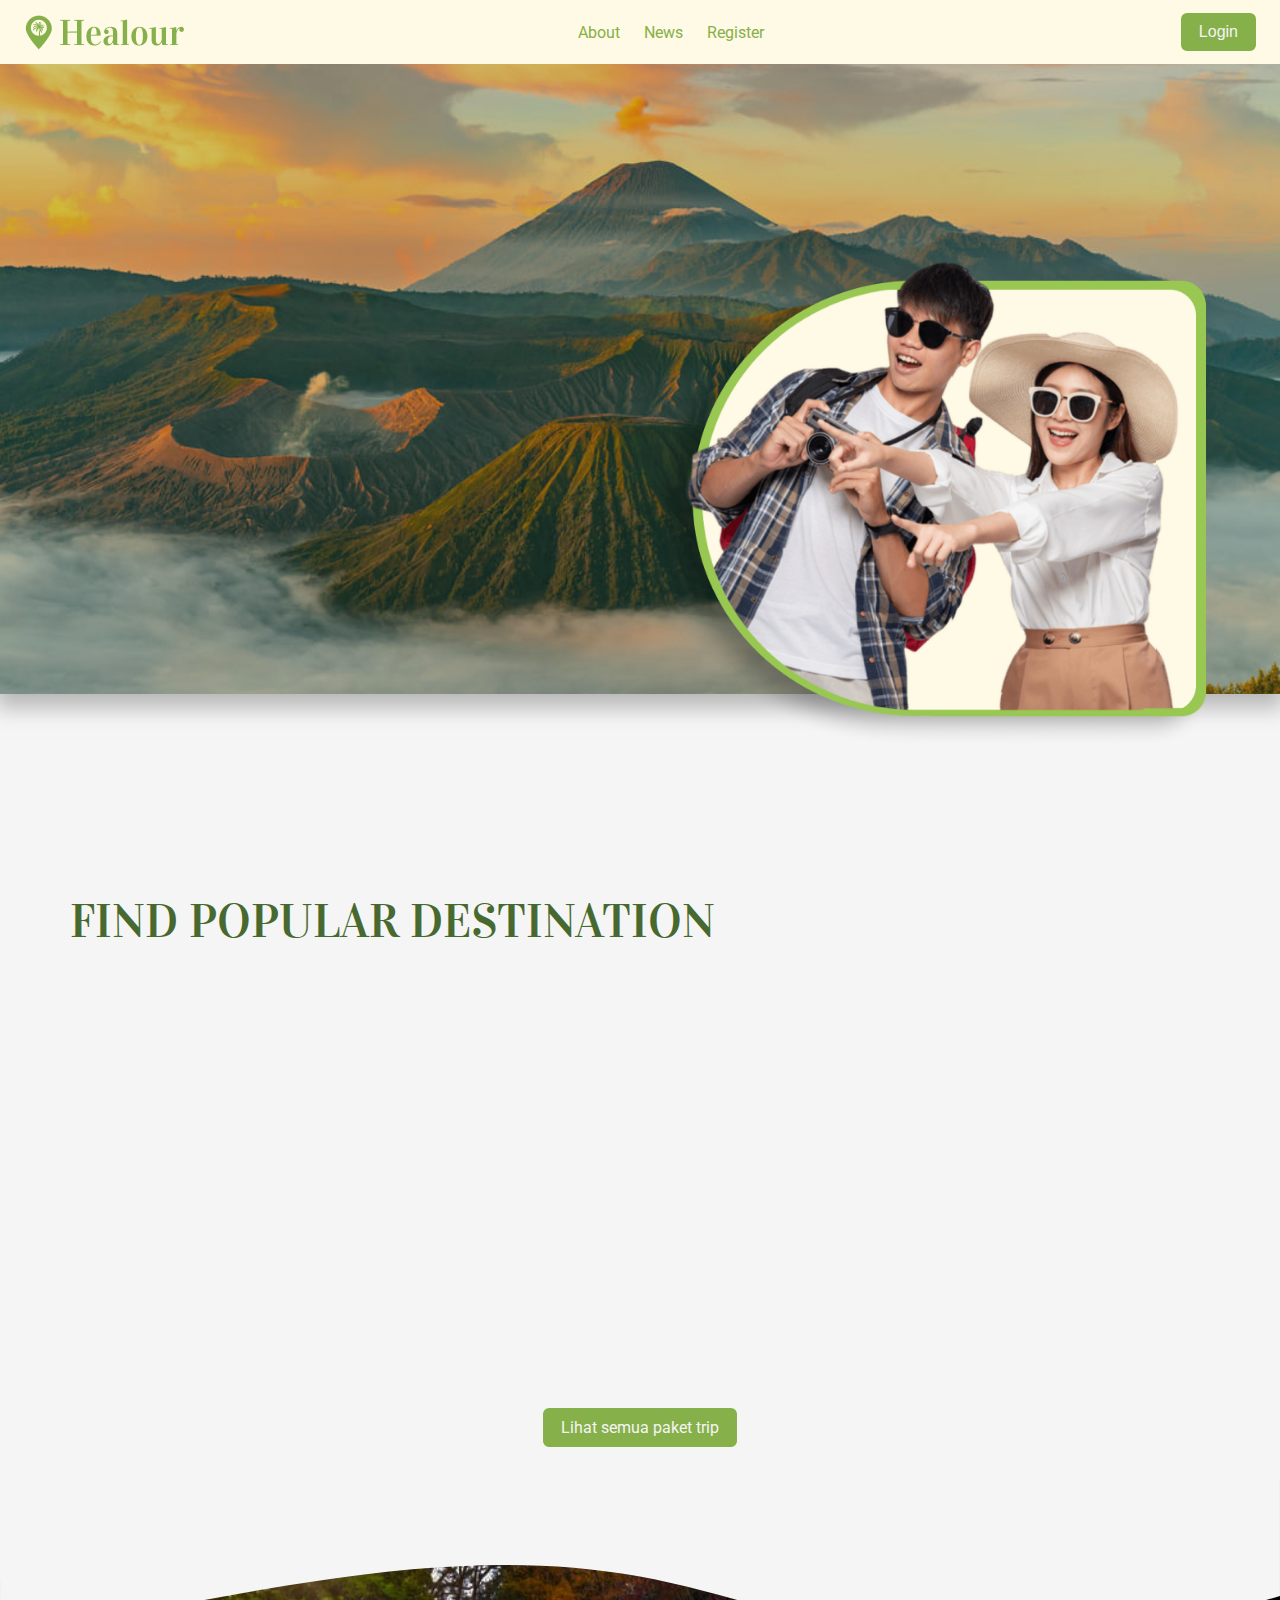
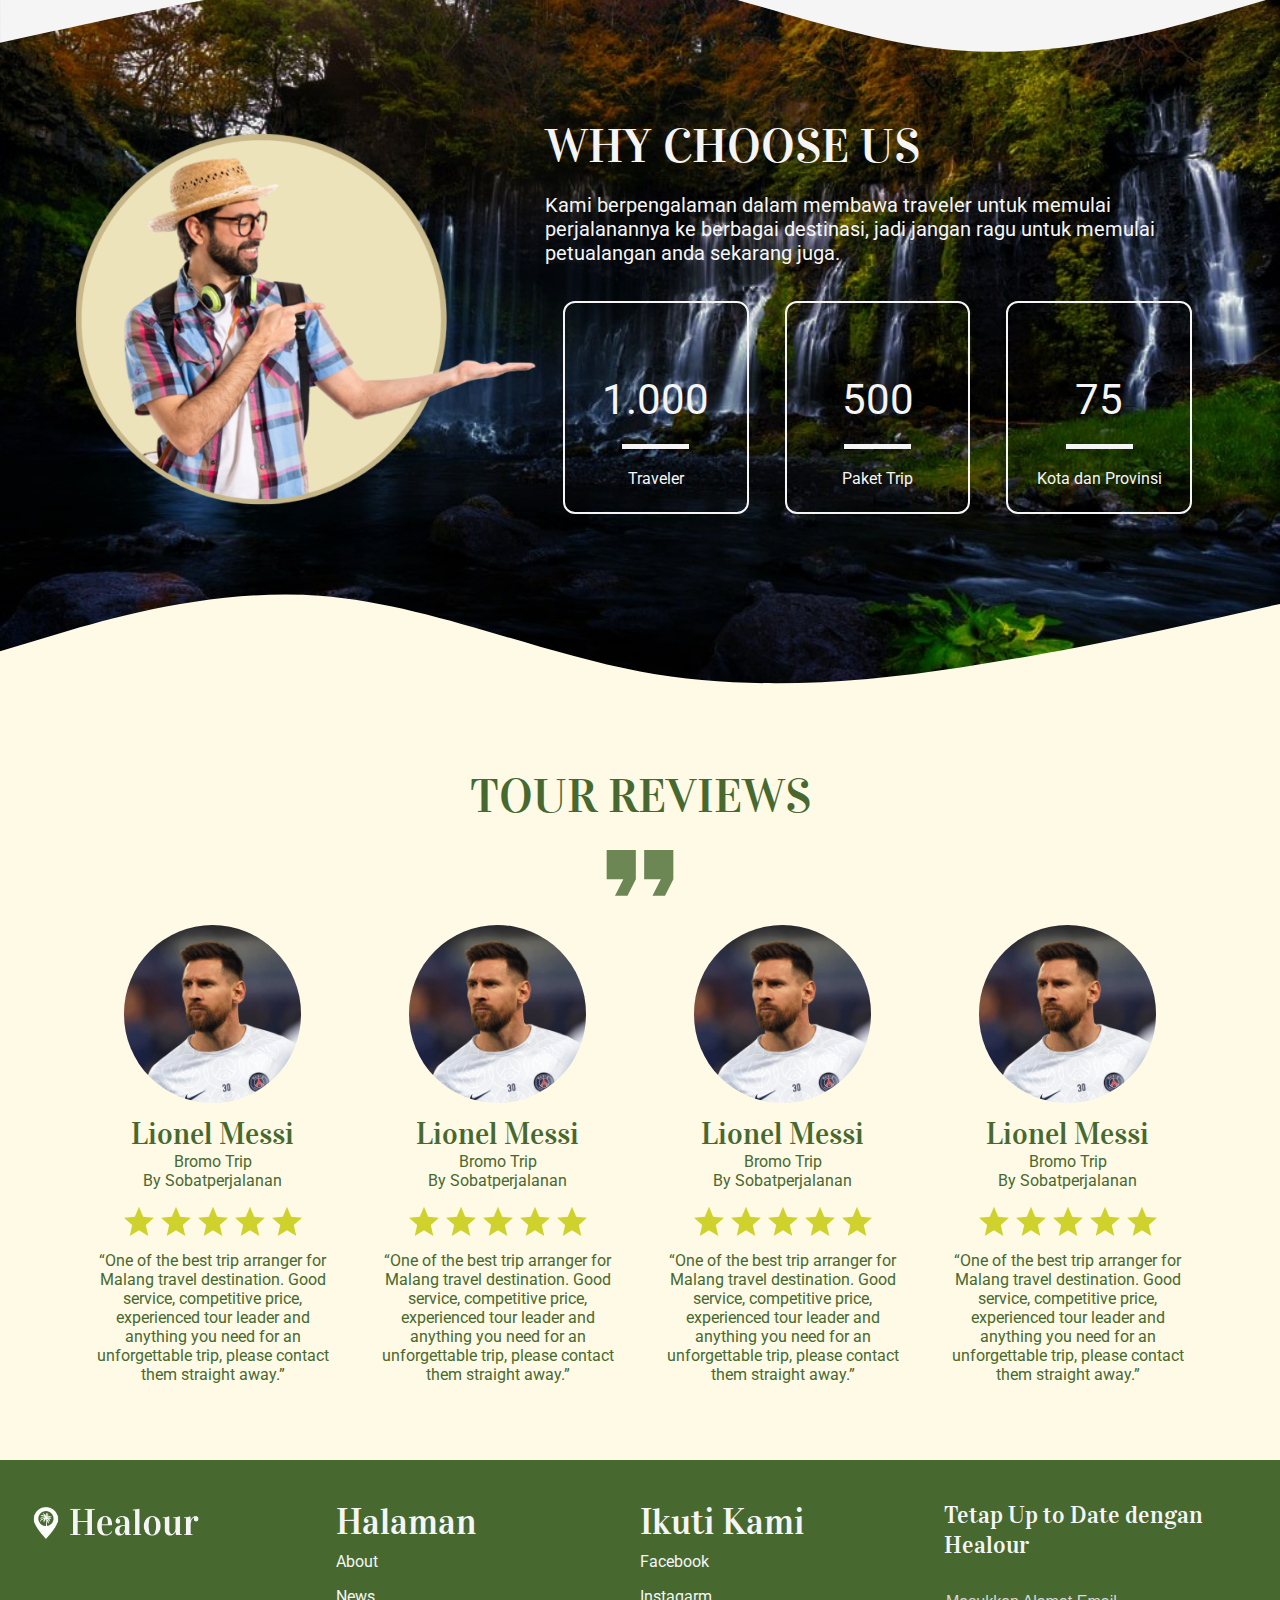
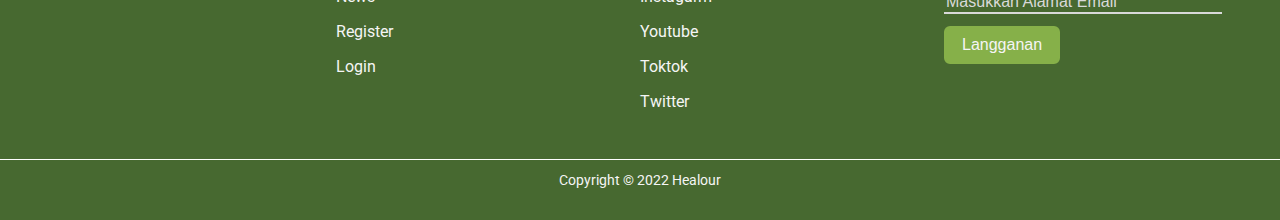
<file: index.html>
<!DOCTYPE html>
<html lang="en">
<head>
    <meta charset="UTF-8">
    <meta http-equiv="X-UA-Compatible" content="IE=edge">
    <meta name="viewport" content="width=device-width, initial-scale=1.0">
    <link rel="stylesheet" href="./style/index.css">
    <link rel="stylesheet" href="./style/utility.css">
    <link rel="stylesheet" href="./style/styles.css">
    <link rel="stylesheet" href="./landing.css">
    <link rel="stylesheet" href="https://cdnjs.cloudflare.com/ajax/libs/font-awesome/6.2.1/css/all.min.css" integrity="sha512-MV7K8+y+gLIBoVD59lQIYicR65iaqukzvf/nwasF0nqhPay5w/9lJmVM2hMDcnK1OnMGCdVK+iQrJ7lzPJQd1w==" crossorigin="anonymous" referrerpolicy="no-referrer" />
    <title>Healour</title>
</head>
<body id="landing-page">
    <nav class="flex-row justify-between align-center scroll">
        <img src="../../assets/logo.png" alt="logo">
        <section class="flex-row">
            <input type="text" placeholder="Search a tour">
            <div class="search-icon">
                <a href="./home/tour/index.html">
                    <i class="fa-solid fa-magnifying-glass"></i>
                </a>
            </div>
        </section>
        <ul class="flex-row">
            <li><a href="#about">About</a></li>
            <li><a href="./home/news/index.html">News</a></li>
            <li class="logout"><a href="./home/register.html" >Register</a></li>
            <li class="login"><a href="./home/profile/invoice.html" >Invoices</a></li>
        </ul>
        <div class="login">
            <label for="profile-p">
                <img src="./assets/profile-picture.jpg" alt="profile">
            </label>
            <input type="checkbox" id="profile-p">
            <ul>
                <li><a href="./home/profile/invoice.html">Profile</a></li>
                <li><a style="cursor: pointer;">Logout</a></li>
            </ul>
        </div>
        <a href="./home/login.html" class="logout">
            <button class="btn-primary">Login</button>
        </a>
    </nav>
    <!-- Main Begin-->
    <div class="bg-hero">
        <div></div>
        <img src="./assets/landing-bg.jpg" alt="">
    </div>
    <main class="container">
        <div class="hero flex-row align-center">
            <section class="col-6 hero-info">
                <h3>#KembaliBerwisata</h3>
                <h1><span>HEAL</span> YOUR SOUL<br>WITH AMAZING <span>TOUR</span></h1>
                <p style="margin-bottom: 32px;">Rencanakan trip anda, baca ulasan, serta dapatkan saran wisata dan mulai #KembaliBerwisata dengan kami. Cari diskon tur, pesan tur atau objek wisata yang sempurna.</p>
                <section class="flex-column">
                    <span style="margin-bottom: 12px;">Search for a trip</span>
                    <form class="search-section flex-row">
                        <section class="col-4">
                            <label for="search-tour">Search Tour</label>
                            <input type="text" id="search-tour" placeholder="Search a tour">
                        </section>
                        <section class="col-3">
                            <label>Destination</label>
                            <div class="flex-row">
                                <div class="drop-down">
                                    <b>
                                        <label for="destination" class="flex-row justify-between align-center">
                                            <span class="flex-row align-center">
                                                <i class="fa-solid fa-location-dot" style="margin-right: 4px;"></i>
                                                <span>Destination</span>
                                            </span>
                                            <i class="fa-solid fa-angle-down"></i>
                                        </label>
                                    </b>
                                    <input type="checkbox" id="destination">
                                    <ul>
                                        <li>Bali</li>
                                        <li>Jawa Timur</li>
                                    </ul>
                                </div>
                            </div>
                        </section>
                        <section class="col-3">
                            <label>Activity</label>
                            <div class="flex-row">                                
                                <div class="drop-down">
                                    <b>
                                        <label for="Activity" class="flex-row justify-between align-center">
                                            <span class="flex-row align-center">
                                                <i class="fa-solid fa-person-hiking" style="margin-right: 4px;"></i>
                                                <span>Activity</span>
                                            </span>
                                            <i class="fa-solid fa-angle-down"></i>
                                        </label>
                                    </b>
                                    <input type="checkbox" id="Activity">
                                    <ul>
                                        <li>Gunung</li>
                                        <li>Pantai</li>
                                    </ul>
                                </div>
                            </div>
                        </section>
                        <a type="submit" href="./home/tour/index.html" class="col-2 flex-row align-center justify-center">Explore Now</a>
                    </form>
                </section>
            </section>
            <img class="col-5" src="./assets/landing1.png" alt="landing">
        </div>
        <div class="popular">
            <h1>FIND POPULAR DESTINATION</h1>
            <section class="flex-row justify-between">
                <div class="card-popular col-4">
                    <section>
                        <span class="card-tag"><i class="fa-solid fa-star"></i> 4.5/5</span>
                        <img src="./assets/bromo 1.jpg" alt="bromo">
                    </section>
                    <section>
                        <h5>Sunrise at Gunung Bromo 1 Day Tour</h5>
                        <p>By Sobatperjalanan</p>
                        <section class="flex-row justify-between">
                            <h4>Rp 400.000</h4>
                            <a href="./home/tour/detail.html" class="btn-primary">Book</a>
                        </section>
                    </section>
                </div>
                <div class="card-popular col-4" style="animation-delay: 150ms;">
                    <section>
                        <span class="card-tag"><i class="fa-solid fa-star"></i> 4.5/5</span>
                        <img src="./assets/news1.jpg" alt="bromo">
                    </section>
                    <section>
                        <h5>Open Trip Pulau Menjangan dan Tabuhan</h5>
                        <p>By Smiletrp</p>
                        <section class="flex-row justify-between">
                            <h4>Rp 350.000</h4>
                            <a href="./home/tour/detail.html" class="btn-primary">Book</a>
                        </section>
                    </section>
                </div>
                <div class="card-popular col-4" style="animation-delay: 300ms;">
                    <section>
                        <span class="card-tag"><i class="fa-solid fa-star"></i> 4.5/5</span>
                        <img src="./assets/airterjun.jpg" alt="bromo">
                    </section>
                    <section>
                        <h5>Air Terjun Tumpaksewu Lumajang</h5>
                        <p>By MyAdventure</p>
                        <section class="flex-row justify-between">
                            <h4>Rp 450.000</h4>
                            <a href="./home/tour/detail.html" class="btn-primary">Book</a>
                        </section>
                    </section>
                </div>
            </section>
            <section style="width: 100%;margin: 32px 0px;" class="flex-row justify-center">
                <a href="./home/tour/index.html" class="btn-primary">Lihat semua paket trip</a>
            </section>
        </div>
    </main>
    <div id="about">
        <img class="shape" src="./assets/shape1.svg" alt="shape1">
        <section class="flex-row container">
            <img src="./assets/landing2.png" alt="landing2" class="col-5">
            <div class="col-7">
                <h1>WHY CHOOSE US</h1>
                <p>Kami berpengalaman dalam membawa traveler untuk memulai perjalanannya ke berbagai destinasi, jadi jangan ragu untuk memulai petualangan anda sekarang juga.</p>
                <section class="flex-row">
                    <div class="card-why col-4 flex-column align-center">
                        <i class="fa-solid fa-user-group"></i>
                        <span>1.000</span>
                        <hr>
                        <span>Traveler</span>
                    </div>
                    <div class="card-why col-4 flex-column align-center">
                        <i class="fa-solid fa-person-hiking"></i>
                        <span>500</span>
                        <hr>
                        <span>Paket Trip</span>
                    </div>
                    <div class="card-why col-4 flex-column align-center">
                        <i class="fa-solid fa-location-dot"></i>
                        <span>75</span>
                        <hr>
                        <span>Kota dan Provinsi</span>
                    </div>
                </section>
            </div>
        </section>
        <img class="shape" src="./assets/shape2.svg" alt="shape2" style="margin-bottom: -12px;">
    </div>
    <div class="review">
        <div class="container flex-column align-center">
            <h1>TOUR REVIEWS</h1>
            <img src="./assets/quote-icon.svg" alt="quote">
            <section class="flex-row">
                <div class="card-review flex-column align-center col-3">
                    <img class="profile" src="./assets/profile-picture.jpg" alt="messi">
                    <h4>Lionel Messi</h4>
                    <span>Bromo Trip</span>
                    <span>By Sobatperjalanan</span>
                    <img class="rating-star" src="./assets/rating-star.svg" alt="star">
                    <p>“One of the best trip arranger for Malang travel destination. Good service, competitive price, experienced tour leader and anything you need for an unforgettable trip, please contact them straight away.”</p>
                </div>
                <div class="card-review flex-column align-center col-3">
                    <img class="profile" src="./assets/profile-picture.jpg" alt="messi">
                    <h4>Lionel Messi</h4>
                    <span>Bromo Trip</span>
                    <span>By Sobatperjalanan</span>
                    <img class="rating-star" src="./assets/rating-star.svg" alt="star">
                    <p>“One of the best trip arranger for Malang travel destination. Good service, competitive price, experienced tour leader and anything you need for an unforgettable trip, please contact them straight away.”</p>
                </div>
                <div class="card-review flex-column align-center col-3">
                    <img class="profile" src="./assets/profile-picture.jpg" alt="messi">
                    <h4>Lionel Messi</h4>
                    <span>Bromo Trip</span>
                    <span>By Sobatperjalanan</span>
                    <img class="rating-star" src="./assets/rating-star.svg" alt="star">
                    <p>“One of the best trip arranger for Malang travel destination. Good service, competitive price, experienced tour leader and anything you need for an unforgettable trip, please contact them straight away.”</p>
                </div>
                <div class="card-review flex-column align-center col-3">
                    <img class="profile" src="./assets/profile-picture.jpg" alt="messi">
                    <h4>Lionel Messi</h4>
                    <span>Bromo Trip</span>
                    <span>By Sobatperjalanan</span>
                    <img class="rating-star" src="./assets/rating-star.svg" alt="star">
                    <p>“One of the best trip arranger for Malang travel destination. Good service, competitive price, experienced tour leader and anything you need for an unforgettable trip, please contact them straight away.”</p>
                </div>
            </section>
        </div>
    </div>
    
    <!-- Main End -->
    <footer>
        <div class="flex-row justify-center">
            <div class="col-3">
                <img src="../../assets/logow.png" alt="white logo" style="width: 55%;">
            </div>
            <div class="col-3">
                <h3>Halaman</h3>
                <ul>
                    <li>About</li>
                    <li>News</li>
                    <li>Register</li>
                    <li>Login</li>
                </ul>
            </div>
            <div class="col-3">
                <h3>Ikuti Kami</h3>
                <ul>
                    <li>Facebook</li>
                    <li>Instagarm</li>
                    <li>Youtube</li>
                    <li>Toktok</li>
                    <li>Twitter</li>
                </ul>
            </div>
            <div class="col-3">
                <h5>Tetap Up to Date dengan Healour</h5>
                <input type="text" name="email" placeholder="Masukkan Alamat Email">
                <button class="btn-primary">
                    Langganan
                </button>
            </div>
        </div>
        
        <section id="trademark">Copyright © 2022 Healour</section>
    </footer>
    <script src="./landing.js"></script>
    <script src="./nav.js"></script>
</body>
</html>
</file>
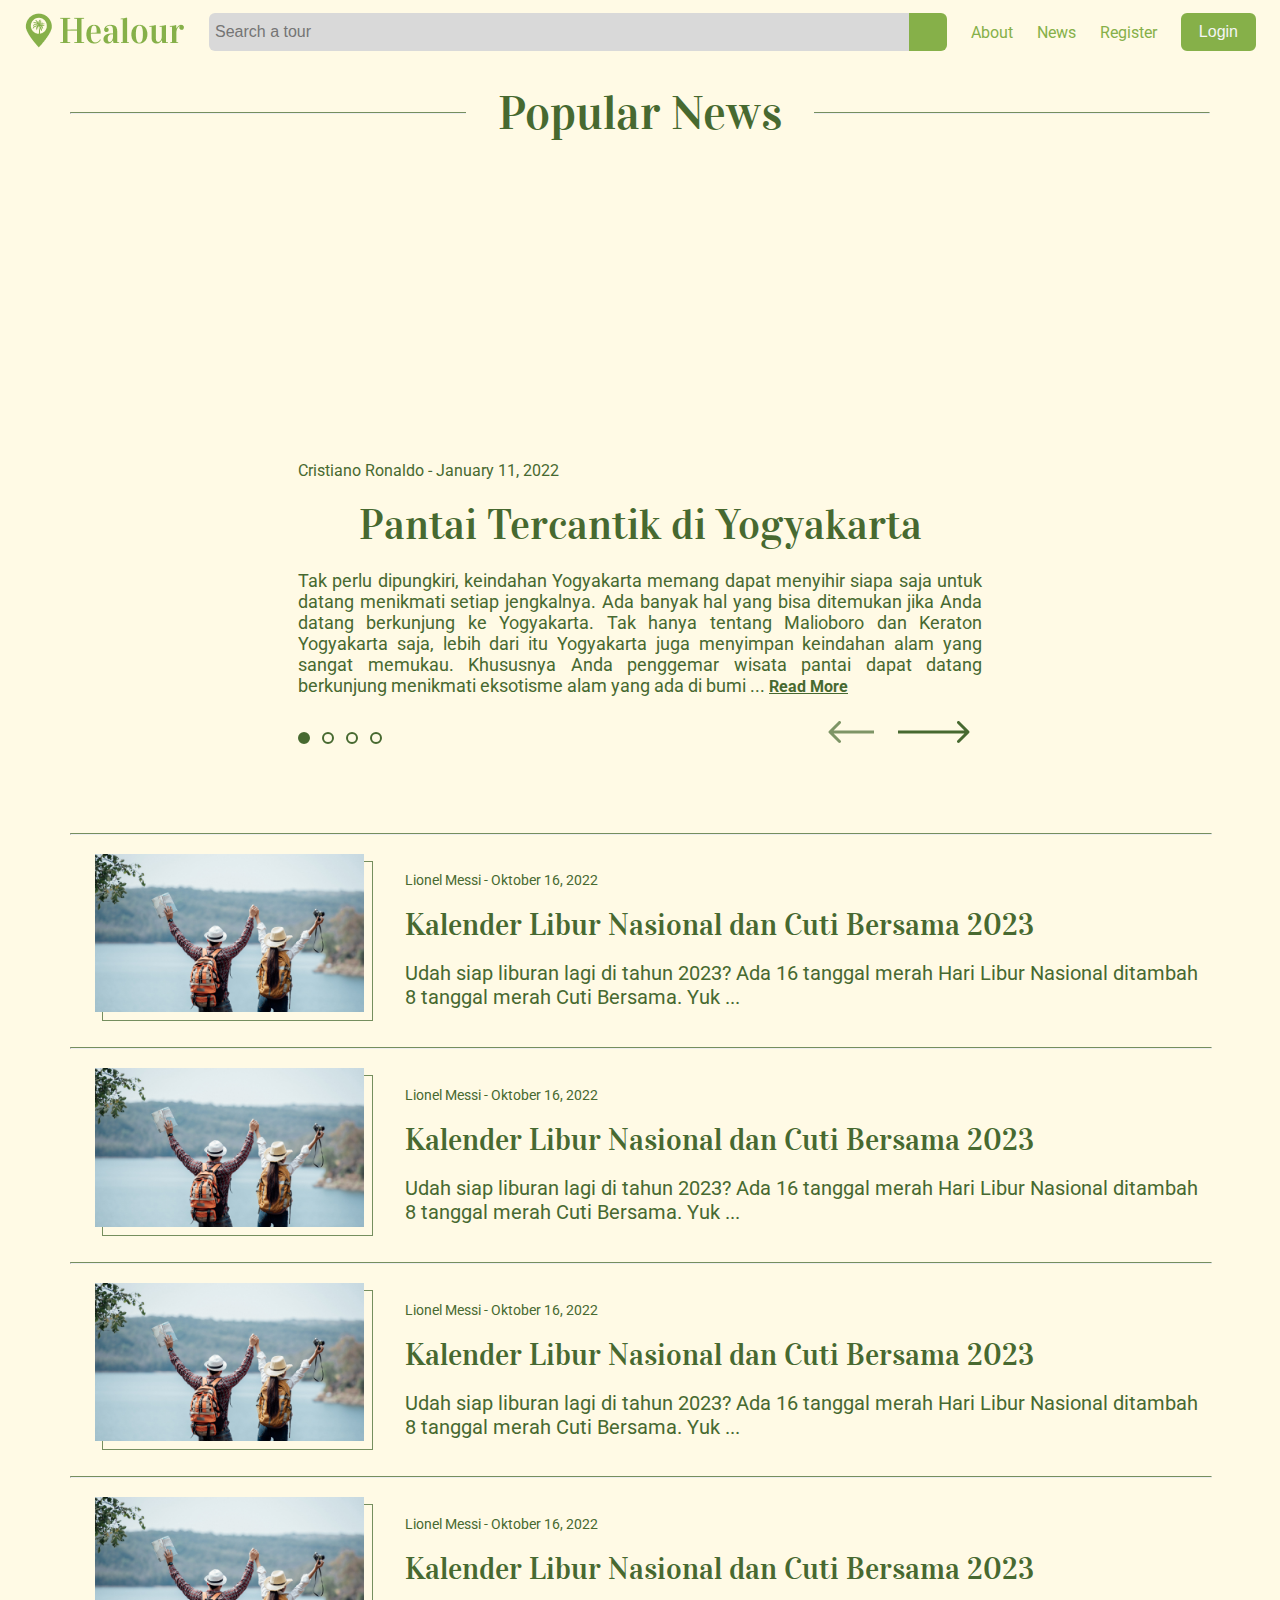
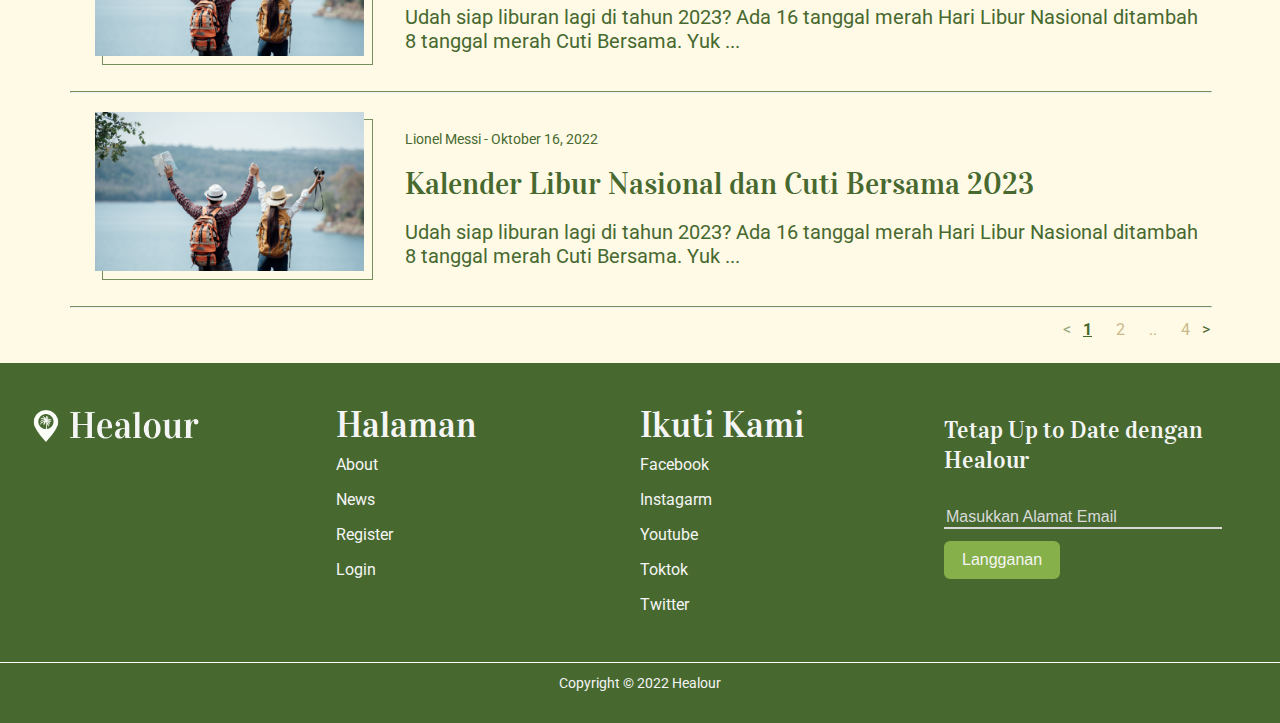
<file: home/news/index.html>
<!DOCTYPE html>
<html lang="en">
<head>
    <meta charset="UTF-8">
    <meta http-equiv="X-UA-Compatible" content="IE=edge">
    <meta name="viewport" content="width=device-width, initial-scale=1.0">
    <link rel="stylesheet" href="../../style/index.css">
    <link rel="stylesheet" href="../../style/utility.css">
    <link rel="stylesheet" href="../../style/styles.css">
    <link rel="stylesheet" href="./news.css">
    <link rel="stylesheet" href="https://cdnjs.cloudflare.com/ajax/libs/font-awesome/6.2.1/css/all.min.css" integrity="sha512-MV7K8+y+gLIBoVD59lQIYicR65iaqukzvf/nwasF0nqhPay5w/9lJmVM2hMDcnK1OnMGCdVK+iQrJ7lzPJQd1w==" crossorigin="anonymous" referrerpolicy="no-referrer" />
    <title>Healour</title>
</head>
<body>
    <nav class="flex-row justify-between align-center">
        <a href="../../index.html">
            <img src="../../assets/logo.png" alt="logo">
        </a>
        <section class="flex-row">
            <input type="text" placeholder="Search a tour">
            <div class="search-icon">
                <a href="../tour/index.html">
                    <i class="fa-solid fa-magnifying-glass"></i>
                </a>
            </div>
        </section>
        <ul class="flex-row">
            <li><a href="../../index.html#about">About</a></li>
            <li><a href="../../home/news/index.html">News</a></li>
            <li><a href="../register.html">Register</a></li>
        </ul>
        <a href="../login.html">
            <button class="btn-primary">Login</button>
        </a>
    </nav>
    <!-- Main Begin-->
    <main class="container">
        <section class="news-title flex-row justify-center align-center">
            <hr class="news-line">
            <h1>Popular News</h1>
        </section>
        <section class="news-popular flex-row justify-center align-center">
            <img src="../../assets/news1.jpg" alt="news1" class="animate">
            <div>
                <span>Cristiano Ronaldo - January 11, 2022</span>
                <h2>Pantai Tercantik di Yogyakarta</h2>
                <p>Tak perlu dipungkiri, keindahan Yogyakarta memang dapat menyihir siapa saja untuk datang menikmati setiap jengkalnya. Ada banyak hal yang bisa ditemukan jika Anda datang berkunjung ke Yogyakarta. Tak hanya tentang Malioboro dan Keraton Yogyakarta saja, lebih dari itu Yogyakarta juga menyimpan keindahan alam yang sangat memukau. Khususnya Anda penggemar wisata pantai dapat datang berkunjung menikmati eksotisme alam yang ada di bumi ... <a href="./detail.html"><b>Read More</b></a></p>
                <section class="flex-row justify-between align-end">
                    <ul class="flex-row">
                        <li class="bullet active"></li>
                        <li class="bullet"></li>
                        <li class="bullet"></li>
                        <li class="bullet"></li>
                    </ul>
                    <section class="arrows">
                        <img class="arrow-button" src="./icons/left.svg" alt="left">
                        <img class="arrow-button" src="./icons/right-active.svg" alt="right-active">
                    </section>
                </section>
            </div>
        </section>
        <hr class="news-line">
        <a href="./detail.html" class="card-news flex-row">
            <div class="col-3">
                <img src="../../assets/news2.jpg" alt="">
            </div>
            <section class="col-9 flex-column justify-center">
                <span>Lionel Messi - Oktober 16, 2022</span>
                <h4>Kalender Libur Nasional dan Cuti Bersama 2023</h4>
                <p>Udah siap liburan lagi di tahun 2023? Ada 16 tanggal merah Hari Libur Nasional ditambah 8 tanggal merah Cuti Bersama. Yuk ...</p>
            </section>
        </a>
        <hr class="news-line">
        <a href="./detail.html" class="card-news flex-row">
            <div class="col-3">
                <img src="../../assets/news2.jpg" alt="">
            </div>
            <section class="col-9 flex-column justify-center">
                <span>Lionel Messi - Oktober 16, 2022</span>
                <h4>Kalender Libur Nasional dan Cuti Bersama 2023</h4>
                <p>Udah siap liburan lagi di tahun 2023? Ada 16 tanggal merah Hari Libur Nasional ditambah 8 tanggal merah Cuti Bersama. Yuk ...</p>
            </section>
        </a>
        <hr class="news-line">
        <a href="./detail.html" class="card-news flex-row">
            <div class="col-3">
                <img src="../../assets/news2.jpg" alt="">
            </div>
            <section class="col-9 flex-column justify-center">
                <span>Lionel Messi - Oktober 16, 2022</span>
                <h4>Kalender Libur Nasional dan Cuti Bersama 2023</h4>
                <p>Udah siap liburan lagi di tahun 2023? Ada 16 tanggal merah Hari Libur Nasional ditambah 8 tanggal merah Cuti Bersama. Yuk ...</p>
            </section>
        </a>
        <hr class="news-line">
        <a href="./detail.html" class="card-news flex-row">
            <div class="col-3">
                <img src="../../assets/news2.jpg" alt="">
            </div>
            <section class="col-9 flex-column justify-center">
                <span>Lionel Messi - Oktober 16, 2022</span>
                <h4>Kalender Libur Nasional dan Cuti Bersama 2023</h4>
                <p>Udah siap liburan lagi di tahun 2023? Ada 16 tanggal merah Hari Libur Nasional ditambah 8 tanggal merah Cuti Bersama. Yuk ...</p>
            </section>
        </a>
        <hr class="news-line">
        <a href="./detail.html" class="card-news flex-row">
            <div class="col-3">
                <img src="../../assets/news2.jpg" alt="">
            </div>
            <section class="col-9 flex-column justify-center">
                <span>Lionel Messi - Oktober 16, 2022</span>
                <h4>Kalender Libur Nasional dan Cuti Bersama 2023</h4>
                <p>Udah siap liburan lagi di tahun 2023? Ada 16 tanggal merah Hari Libur Nasional ditambah 8 tanggal merah Cuti Bersama. Yuk ...</p>
            </section>
        </a>
        <hr class="news-line">
        <ul class="paginate" style="margin-bottom: 24px;">
            <li class="arrow"> < </li>
            <li class="item active"> 1 </li>
            <li class="item"> 2 </li>
            <li class="item"> .. </li>
            <li class="item"> 4 </li>
            <li class="arrow active"> > </li>
        </ul>
    </main>
    <!-- Main End -->
    <footer>
        <div class="flex-row justify-center">
            <div class="col-3">
                <img src="../../assets/logow.png" alt="white logo" style="width: 55%;">
            </div>
            <div class="col-3">
                <h3>Halaman</h3>
                <ul>
                    <li>About</li>
                    <li>News</li>
                    <li>Register</li>
                    <li>Login</li>
                </ul>
            </div>
            <div class="col-3">
                <h3>Ikuti Kami</h3>
                <ul>
                    <li>Facebook</li>
                    <li>Instagarm</li>
                    <li>Youtube</li>
                    <li>Toktok</li>
                    <li>Twitter</li>
                </ul>
            </div>
            <div class="col-3">
                <h5>Tetap Up to Date dengan Healour</h5>
                <input type="text" name="email" placeholder="Masukkan Alamat Email">
                <button class="btn-primary">
                    Langganan
                </button>
            </div>
        </div>
        
        <section id="trademark">Copyright © 2022 Healour</section>
    </footer>
    <script src="./news.js"></script>
</body>
</html>
</file>
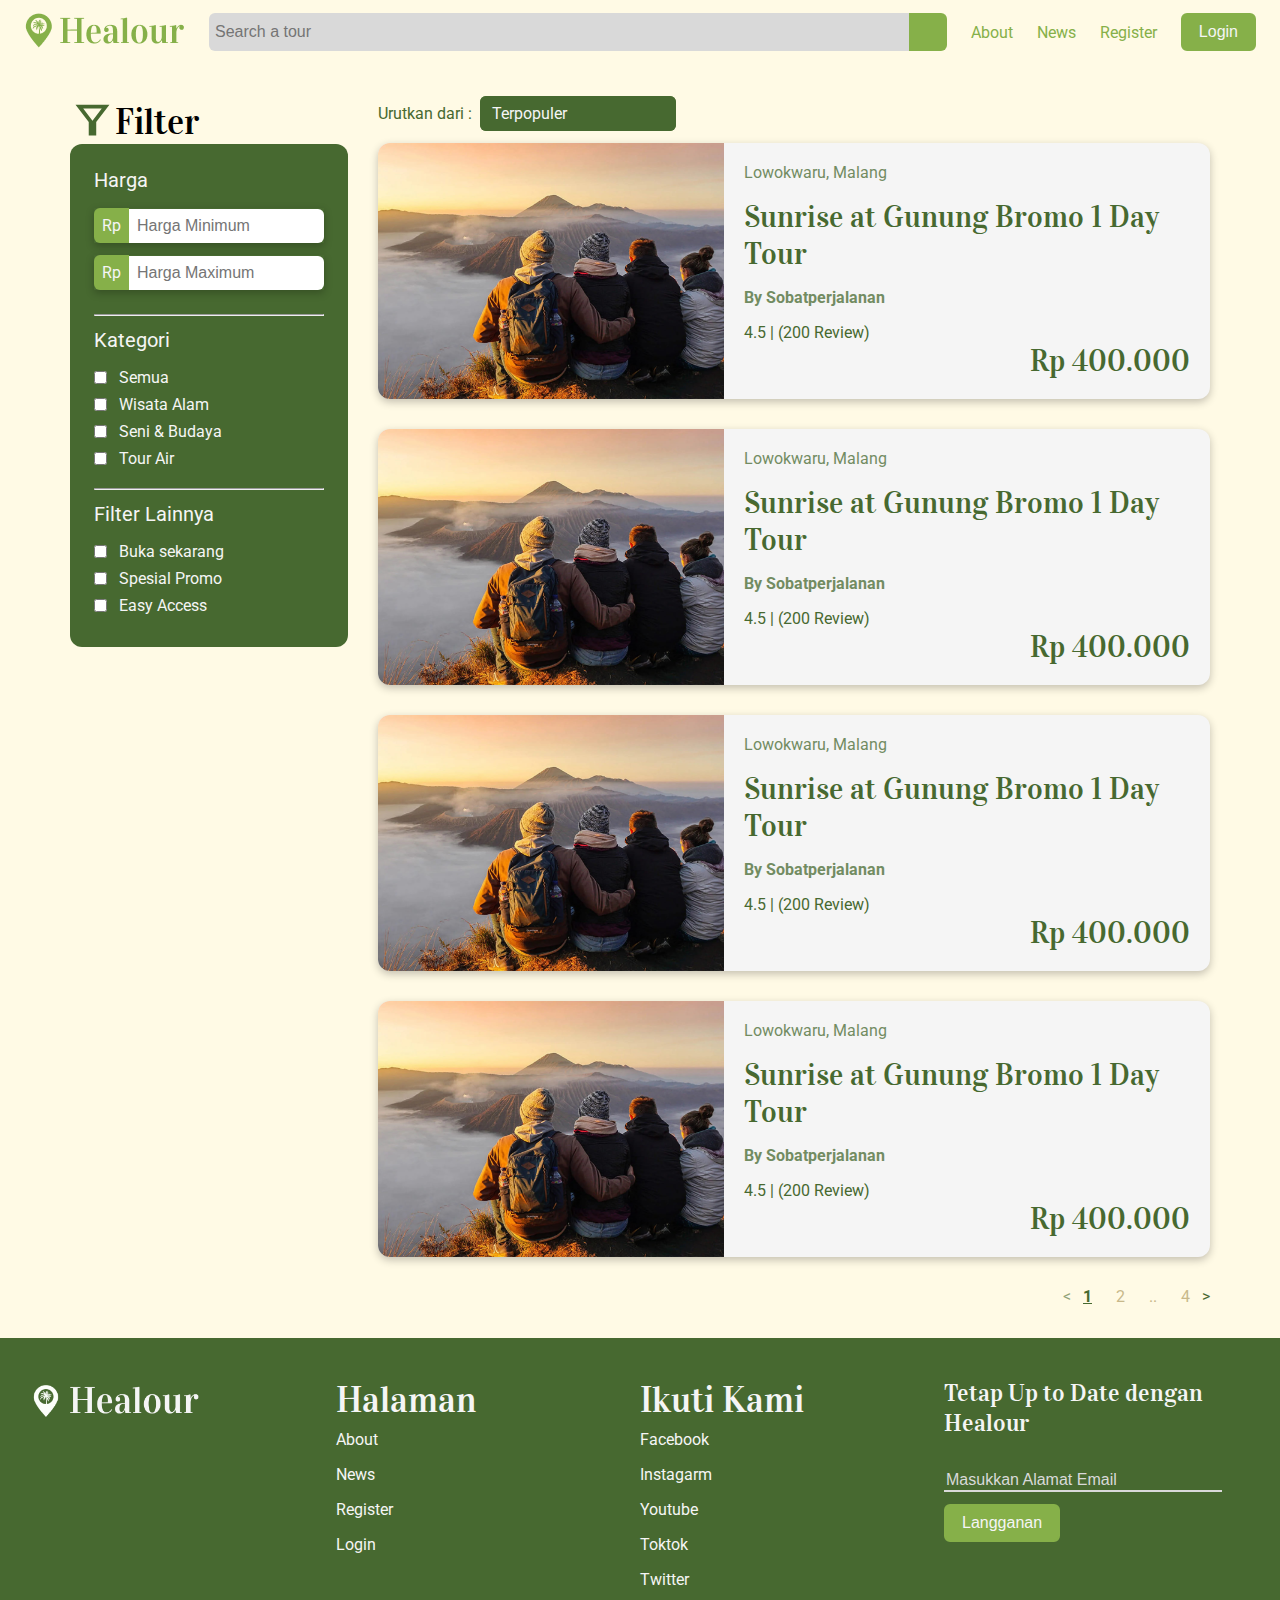
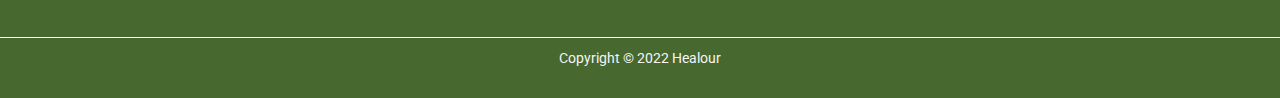
<file: home/tour/index.html>
<!DOCTYPE html>
<html lang="en">
<head>
    <meta charset="UTF-8">
    <meta http-equiv="X-UA-Compatible" content="IE=edge">
    <meta name="viewport" content="width=device-width, initial-scale=1.0">
    <link rel="stylesheet" href="../../style/index.css">
    <link rel="stylesheet" href="../../style/utility.css">
    <link rel="stylesheet" href="../../style/styles.css">
    <link rel="stylesheet" href="./index.css">
    <link rel="stylesheet" href="https://cdnjs.cloudflare.com/ajax/libs/font-awesome/6.2.1/css/all.min.css" integrity="sha512-MV7K8+y+gLIBoVD59lQIYicR65iaqukzvf/nwasF0nqhPay5w/9lJmVM2hMDcnK1OnMGCdVK+iQrJ7lzPJQd1w==" crossorigin="anonymous" referrerpolicy="no-referrer" />
    <title>Healour</title>
</head>
<body>
    <nav class="flex-row justify-between align-center">
        <a href="../../index.html">
            <img src="../../assets/logo.png" alt="logo">
        </a>
        <section class="flex-row">
            <input type="text" placeholder="Search a tour">
            <div class="search-icon">
                <a href="../tour/index.html">
                    <i class="fa-solid fa-magnifying-glass"></i>
                </a>
            </div>
        </section>
        <ul class="flex-row">
            <li><a href="../../index.html#about">About</a></li>
            <li><a href="../../home/news/index.html">News</a></li>
            <li><a href="../register.html">Register</a></li>
        </ul>
        <a href="../login.html">
            <button class="btn-primary">Login</button>
        </a>
    </nav>
    <!-- Main Begin-->
    <div id="tour-list">
        <main class="container flex-row">
            <div class="col-3">
                <section class="flex-row justify-center align-end">
                    <img src="../../assets/filter-icon.svg" alt="filter" height="48">
                    <h3>Filter</h3>
                </section>
                <section class="card-secondary flex-column">
                    <span>Harga</span>
                    <section class="text-field flex-row align-center justify-center">
                        <label for="max">Rp</label>
                        <input type="number" id="max" placeholder="Harga Minimum">
                    </section>
                    <section class="text-field flex-row align-center justify-center">
                        <label for="max">Rp</label>
                        <input type="number" id="max" placeholder="Harga Maximum">
                    </section>
                    <hr>
                    <span>Kategori</span>
                    <section class="option">
                        <label for="semua">Semua</label>
                        <input type="checkbox" id="semua">
                    </section>
                    <section class="option">
                        <label for="wisataalam">Wisata Alam</label>
                        <input type="checkbox" id="wisataalam">
                    </section>
                    <section class="option">
                        <label for="seni">Seni & Budaya</label>
                        <input type="checkbox" id="seni">
                    </section>
                    <section class="option">
                        <label for="air">Tour Air</label>
                        <input type="checkbox" id="air">
                    </section>
                    <hr>
                    <span>Filter Lainnya</span>
                    <section class="option">
                        <label for="sekarang">Buka sekarang</label>
                        <input type="checkbox" id="sekarang">
                    </section>
                    <section class="option">
                        <label for="special">Spesial Promo</label>
                        <input type="checkbox" id="special">
                    </section>
                    <section class="option">
                        <label for="easy">Easy Access</label>
                        <input type="checkbox" id="easy">
                    </section>
                </section>
            </div>
            <div class="col-9">
                <section class="flex-row" style="position: relative;margin-bottom: 20px ;">
                    <span style="margin-top: 8px; color: var(--color-2);">Urutkan dari : </span>
                    <div class="dropdown-tour">
                        <label for="dropdown" class="flex-row justify-between align-center">
                            <span>Terpopuler</span><i class="fa-solid fa-chevron-down"></i>
                        </label>
                        <input type="checkbox" id="dropdown">
                        <ul>
                            <li>Rating Tertinggi</li>
                            <hr style="margin: 0px 12px;">
                            <li>Harga</li>
                        </ul>
                    </div>
                </section>
                <div class="card-list flex-row" onclick="move()">
                    <img src="../../assets/bromo 1.jpg" alt="bromo" class="col-5">
                    <section class="col-7 flex-column justify-center">
                        <section class="location">
                            <i class="fa-solid fa-location-dot"></i>
                            <span>Lowokwaru, Malang</span>
                        </section>
                        <h4>Sunrise at Gunung Bromo 1 Day Tour</h4>
                        <a href="./profile.html">By Sobatperjalanan</a>
                        <section class="rating">
                            <i class="fa-solid fa-star"></i>
                            <span>4.5 | (200 Review)</span>
                        </section>
                        <h4 class="price">Rp 400.000</h4>
                    </section>
                </div>
                <div class="card-list flex-row" onclick="move()">
                    <img src="../../assets/bromo 1.jpg" alt="bromo" class="col-5">
                    <section class="col-7 flex-column justify-center">
                        <section class="location">
                            <i class="fa-solid fa-location-dot"></i>
                            <span>Lowokwaru, Malang</span>
                        </section>
                        <h4>Sunrise at Gunung Bromo 1 Day Tour</h4>
                        <a href="./profile.html">By Sobatperjalanan</a>
                        <section class="rating">
                            <i class="fa-solid fa-star"></i>
                            <span>4.5 | (200 Review)</span>
                        </section>
                        <h4 class="price">Rp 400.000</h4>
                    </section>
                </div>
                <div class="card-list flex-row" onclick="move()">
                    <img src="../../assets/bromo 1.jpg" alt="bromo" class="col-5">
                    <section class="col-7 flex-column justify-center">
                        <section class="location">
                            <i class="fa-solid fa-location-dot"></i>
                            <span>Lowokwaru, Malang</span>
                        </section>
                        <h4>Sunrise at Gunung Bromo 1 Day Tour</h4>
                        <a href="./profile.html">By Sobatperjalanan</a>
                        <section class="rating">
                            <i class="fa-solid fa-star"></i>
                            <span>4.5 | (200 Review)</span>
                        </section>
                        <h4 class="price">Rp 400.000</h4>
                    </section>
                </div>
                <div class="card-list flex-row" onclick="move()">
                    <img src="../../assets/bromo 1.jpg" alt="bromo" class="col-5">
                    <section class="col-7 flex-column justify-center">
                        <section class="location">
                            <i class="fa-solid fa-location-dot"></i>
                            <span>Lowokwaru, Malang</span>
                        </section>
                        <h4>Sunrise at Gunung Bromo 1 Day Tour</h4>
                        <a href="./profile.html">By Sobatperjalanan</a>
                        <section class="rating">
                            <i class="fa-solid fa-star"></i>
                            <span>4.5 | (200 Review)</span>
                        </section>
                        <h4 class="price">Rp 400.000</h4>
                    </section>
                </div>
                

                <ul class="paginate">
                    <li class="arrow"> < </li>
                    <li class="item active"> 1 </li>
                    <li class="item"> 2 </li>
                    <li class="item"> .. </li>
                    <li class="item"> 4 </li>
                    <li class="arrow active"> > </li>
                </ul>
            </div>
        </main>
    </div>
    <!-- Main End -->
    <footer>
        <div class="flex-row justify-center">
            <div class="col-3">
                <img src="../../assets/logow.png" alt="white logo" style="width: 55%;">
            </div>
            <div class="col-3">
                <h3>Halaman</h3>
                <ul>
                    <li>About</li>
                    <li>News</li>
                    <li>Register</li>
                    <li>Login</li>
                </ul>
            </div>
            <div class="col-3">
                <h3>Ikuti Kami</h3>
                <ul>
                    <li>Facebook</li>
                    <li>Instagarm</li>
                    <li>Youtube</li>
                    <li>Toktok</li>
                    <li>Twitter</li>
                </ul>
            </div>
            <div class="col-3">
                <h5>Tetap Up to Date dengan Healour</h5>
                <input type="text" name="email" placeholder="Masukkan Alamat Email">
                <button class="btn-primary">
                    Langganan
                </button>
            </div>
        </div>
        
        <section id="trademark">Copyright © 2022 Healour</section>
    </footer>
    <script>
        const move = () => {
            window.location = "./detail.html";
        };
    </script>
</body>
</html>
</file>
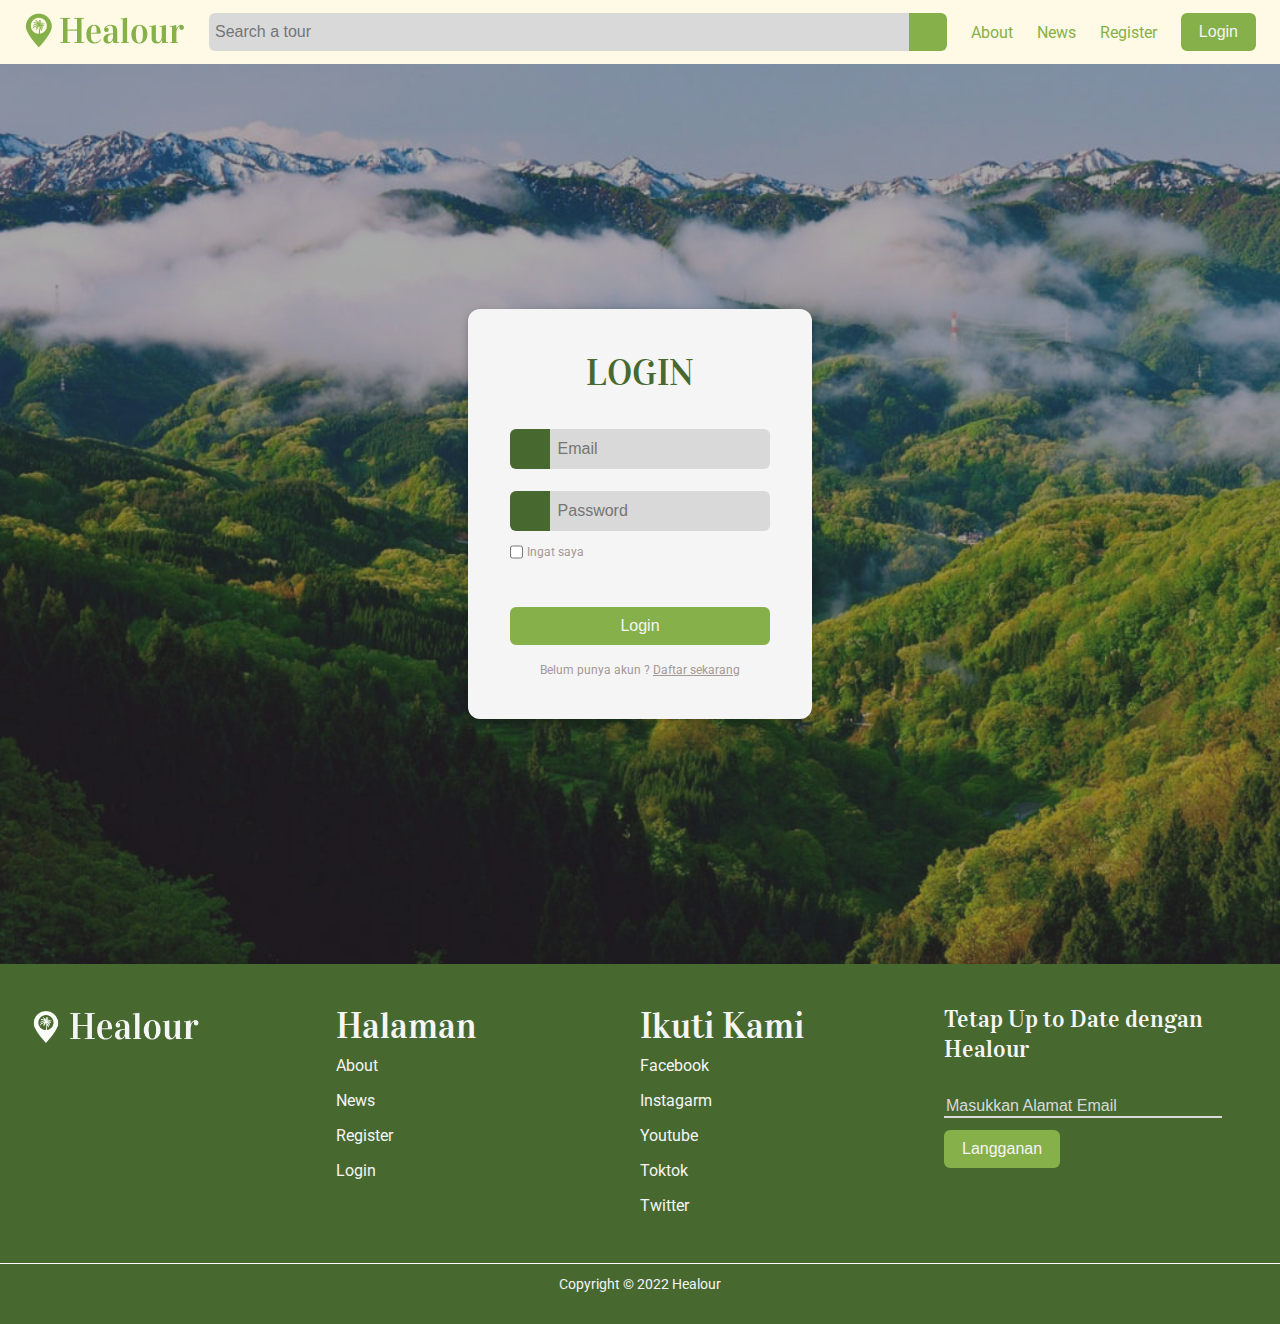
<file: home/login.html>
<!DOCTYPE html>
<html lang="en">
<head>
    <meta charset="UTF-8">
    <meta http-equiv="X-UA-Compatible" content="IE=edge">
    <meta name="viewport" content="width=device-width, initial-scale=1.0">
    <link rel="stylesheet" href="../style/index.css">
    <link rel="stylesheet" href="../style/utility.css">
    <link rel="stylesheet" href="../style/styles.css">
    <link rel="stylesheet" href="./login.css">
    <link rel="stylesheet" href="https://cdnjs.cloudflare.com/ajax/libs/font-awesome/6.2.1/css/all.min.css" integrity="sha512-MV7K8+y+gLIBoVD59lQIYicR65iaqukzvf/nwasF0nqhPay5w/9lJmVM2hMDcnK1OnMGCdVK+iQrJ7lzPJQd1w==" crossorigin="anonymous" referrerpolicy="no-referrer" />
    <title>Healour</title>
</head>
<body>
    <nav class="flex-row justify-between align-center">
        <a href="../index.html">
            <img src="../../assets/logo.png" alt="logo">
        </a>
        <section class="flex-row">
            <input type="text" placeholder="Search a tour">
            <div class="search-icon">
                <a href="../home/tour/index.html">
                    <i class="fa-solid fa-magnifying-glass"></i>
                </a>
            </div>
        </section>
        <ul class="flex-row">
            <li><a href="../index.html#about">About</a></li>
            <li><a href="../home/news/index.html">News</a></li>
            <li><a href="./register.html">Register</a></li>
        </ul>
        <a href="./login.html">
            <button class="btn-primary">Login</button>
        </a>
    </nav>
    <!-- Main Begin-->
    <div id="login">
        <main class="container flex-row justify-center align-center">
            <form class="card-primary">
                <h3>LOGIN</h3>
                <section class="text-field flex-row align-center">
                    <label for="email">
                        <i class="fa-solid fa-envelope"></i>
                    </label>
                    <input type="email" name="email" id="email" placeholder="Email">
                </section>
                <section class="text-field flex-row align-center">
                    <label for="password">
                        <i class="fa-solid fa-lock"></i>
                    </label>
                    <input type="password" name="password" id="password" placeholder="Password">
                    <i id="hide" class="fa-solid fa-eye"></i>
                </section>
                <section class="remember-me">
                    <label for="remember">Ingat saya</label>
                    <input type="checkbox" name="remember" id="remember">
                </section>
                <button class="btn-primary" type="submit">Login</button>
                <section class="footnote">
                    Belum punya akun ? <a href="./register.html">Daftar sekarang</a>
                </section>
            </form>
        </main>
        <div></div>
    </div>
    <!-- Main End -->
    <footer>
        <div class="flex-row justify-center">
            <div class="col-3">
                <img src="../assets/logow.png" alt="white logo" style="width: 55%;">
            </div>
            <div class="col-3">
                <h3>Halaman</h3>
                <ul>
                    <li>About</li>
                    <li>News</li>
                    <li>Register</li>
                    <li>Login</li>
                </ul>
            </div>
            <div class="col-3">
                <h3>Ikuti Kami</h3>
                <ul>
                    <li>Facebook</li>
                    <li>Instagarm</li>
                    <li>Youtube</li>
                    <li>Toktok</li>
                    <li>Twitter</li>
                </ul>
            </div>
            <div class="col-3">
                <h5>Tetap Up to Date dengan Healour</h5>
                <input type="text" name="email" placeholder="Masukkan Alamat Email">
                <button class="btn-primary">
                    Langganan
                </button>
            </div>
        </div>
        
        <section id="trademark">Copyright © 2022 Healour</section>
    </footer>
    <script src="./login.js"></script>
    <script>
        let hideEl = document.getElementById("hide");
        let passEl = document.getElementById("password");
        let hide = true;

        hideEl.addEventListener("click",()=>{
            hide = !hide;
            if(hide){
                hideEl.classList = "fa-solid fa-eye";
                passEl.type = "password";
            }
            else{
                hideEl.classList = "fa-solid fa-eye-slash";
                passEl.type = "text";
            }
        })

        window.addEventListener("load",()=>{
            document.getElementById("email").focus();
        })

    </script>
</body>
</html>
</file>
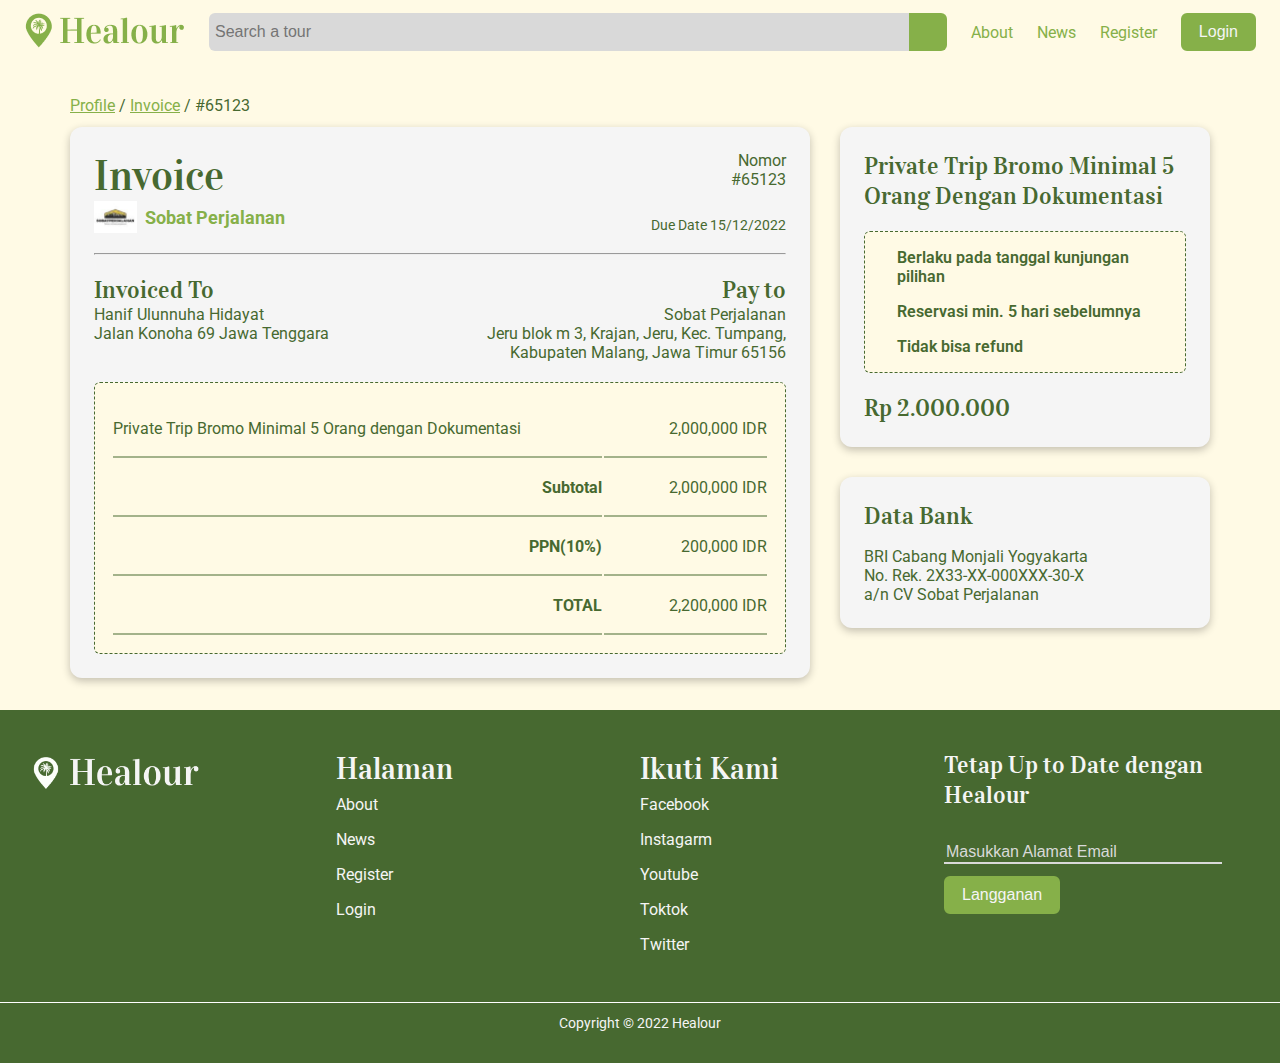
<file: home/payment.html>
<!DOCTYPE html>
<html lang="en">
<head>
    <meta charset="UTF-8">
    <meta http-equiv="X-UA-Compatible" content="IE=edge">
    <meta name="viewport" content="width=device-width, initial-scale=1.0">
    <link rel="stylesheet" href="../style/index.css">
    <link rel="stylesheet" href="../style/utility.css">
    <link rel="stylesheet" href="../style/styles.css">
    <link rel="stylesheet" href="./payment.css">
    <link rel="stylesheet" href="https://cdnjs.cloudflare.com/ajax/libs/font-awesome/6.2.1/css/all.min.css" integrity="sha512-MV7K8+y+gLIBoVD59lQIYicR65iaqukzvf/nwasF0nqhPay5w/9lJmVM2hMDcnK1OnMGCdVK+iQrJ7lzPJQd1w==" crossorigin="anonymous" referrerpolicy="no-referrer" />
    <title>Healour</title>
</head>
<body>
    <nav class="flex-row justify-between align-center">
        <a href="../index.html">
            <img src="../assets/logo.png" alt="logo">
        </a>
        <section class="flex-row">
            <input type="text" placeholder="Search a tour">
            <div class="search-icon">
                <a href="./tour/index.html">
                    <i class="fa-solid fa-magnifying-glass"></i>
                </a>
            </div>
        </section>
        <ul class="flex-row">
            <li><a href="../index.html#about">About</a></li>
            <li><a href="./news/index.html">News</a></li>
            <li class="logout"><a href="./register.html" >Register</a></li>
            <li class="login"><a href="./profile/invoice.html" >Invoices</a></li>
        </ul>
        <div class="login">
            <label for="profile-p">
                <img src="../../assets/profile-picture.jpg" alt="profile">
            </label>
            <input type="checkbox" id="profile-p">
            <ul>
                <li><a href="./profile/invoice.html">Profile</a></li>
                <li><a style="cursor: pointer;">Logout</a></li>
            </ul>
        </div>
        <a href="./login.html" class="logout">
            <button class="btn-primary">Login</button>
        </a>
    </nav>
    <!-- Main Begin-->
    <div id="payment">
        <main class="container flex-column justify-center align-center">
            <section class="breadcrumb"><a href="./profile/invoice.html">Profile</a> / <a href="./profile/invoice.html">Invoice</a> / #65123</section>
            <div class="flex-row">
                <section class="col-8 card-primary">
                    <div class="invoice-header flex-row justify-between">
                        <div>
                            <h2>Invoice</h2>
                            <section class="travel-name">
                                <img src="../assets/sobat-logo.jpg" alt="">
                                <span>Sobat Perjalanan</span>
                            </section>
                        </div>
                        <div class="invoice-number flex-column justify-between">
                            <p >Nomor<br>#65123</p>
                            <span>Due Date 15/12/2022</span>
                        </div>
                    </div>
                    <hr>
                    <div class="invoice-address flex-row justify-between">
                        <div class="col-5">
                            <h5>Invoiced To</h5>
                            <p>
                                Hanif Ulunnuha Hidayat <br> Jalan Konoha 69 Jawa Tenggara
                            </p>
                        </div>
                        <div class="col-6">
                            <h5>Pay to</h5>
                            <p>
                                Sobat Perjalanan <br> Jeru blok m 3, Krajan, Jeru, Kec. Tumpang,  Kabupaten Malang, Jawa Timur 65156
                            </p>
                        </div>
                    </div>
                    <table class="card-tertiary invoice-detail">
                        <thead>
                            <td class="col-9">Private Trip Bromo Minimal 5 Orang dengan Dokumentasi</td>
                            <td class="col-3">2,000,000 IDR</td>
                        </thead>
                        <tr>
                            <td><b>Subtotal</b></td>
                            <td class="col-3">2,000,000 IDR</td>
                        </tr>
                        <tr>
                            <td><b>PPN(10%)</b></td>
                            <td class="col-3">200,000 IDR</td>
                        </tr>
                        <tr>
                            <td><b>TOTAL</b></td>
                            <td class="col-3">2,200,000 IDR</td>
                        </tr>
                    </table>
                </section>
                <section class="col-4 invoice-info price-card">
                    <div class="card-primary">
                        <h5>Private Trip Bromo Minimal 5 Orang Dengan Dokumentasi</h5>
                        <ul class="card-tertiary">
                            <li>
                                <i class="fa-solid fa-calendar-days"></i>
                                <span>Berlaku pada tanggal kunjungan pilihan</span>
                            </li>
                            <li>
                                <i class="fa-solid fa-phone"></i>
                                <span>Reservasi min. 5 hari sebelumnya</span>
                            </li>
                            <li>
                                <i class="fa-solid fa-money-bill-wave"></i>
                                <span>Tidak bisa refund</span>
                            </li>
                        </ul>
                        <h5>Rp 2.000.000</h5>
                    </div>
                    <div class="card-primary">
                        <h5>Data Bank</h5>
                        <p>BRI Cabang Monjali Yogyakarta</p>
                        <p>No. Rek. 2X33-XX-000XXX-30-X</p>
                        <p>a/n CV Sobat Perjalanan</p>
                    </div>
                </section>
            </div>
        </main>
    </div>
    <!-- Main End -->
    <footer>
        <div class="flex-row justify-center">
            <div class="col-3">
                <img src="../assets/logow.png" alt="white logo" style="width: 55%;">
            </div>
            <div class="col-3">
                <h4>Halaman</h4>
                <ul>
                    <li>About</li>
                    <li>News</li>
                    <li>Register</li>
                    <li>Login</li>
                </ul>
            </div>
            <div class="col-3">
                <h4>Ikuti Kami</h>
                <ul>
                    <li>Facebook</li>
                    <li>Instagarm</li>
                    <li>Youtube</li>
                    <li>Toktok</li>
                    <li>Twitter</li>
                </ul>
            </div>
            <div class="col-3">
                <h5>Tetap Up to Date dengan Healour</h5>
                <input type="text" name="email" placeholder="Masukkan Alamat Email">
                <button class="btn-primary">
                    Langganan
                </button>
            </div>
        </div>
        
        <section id="trademark">Copyright © 2022 Healour</section>
    </footer>
    <script src="../nav.js"></script>
</body>
</html>
</file>
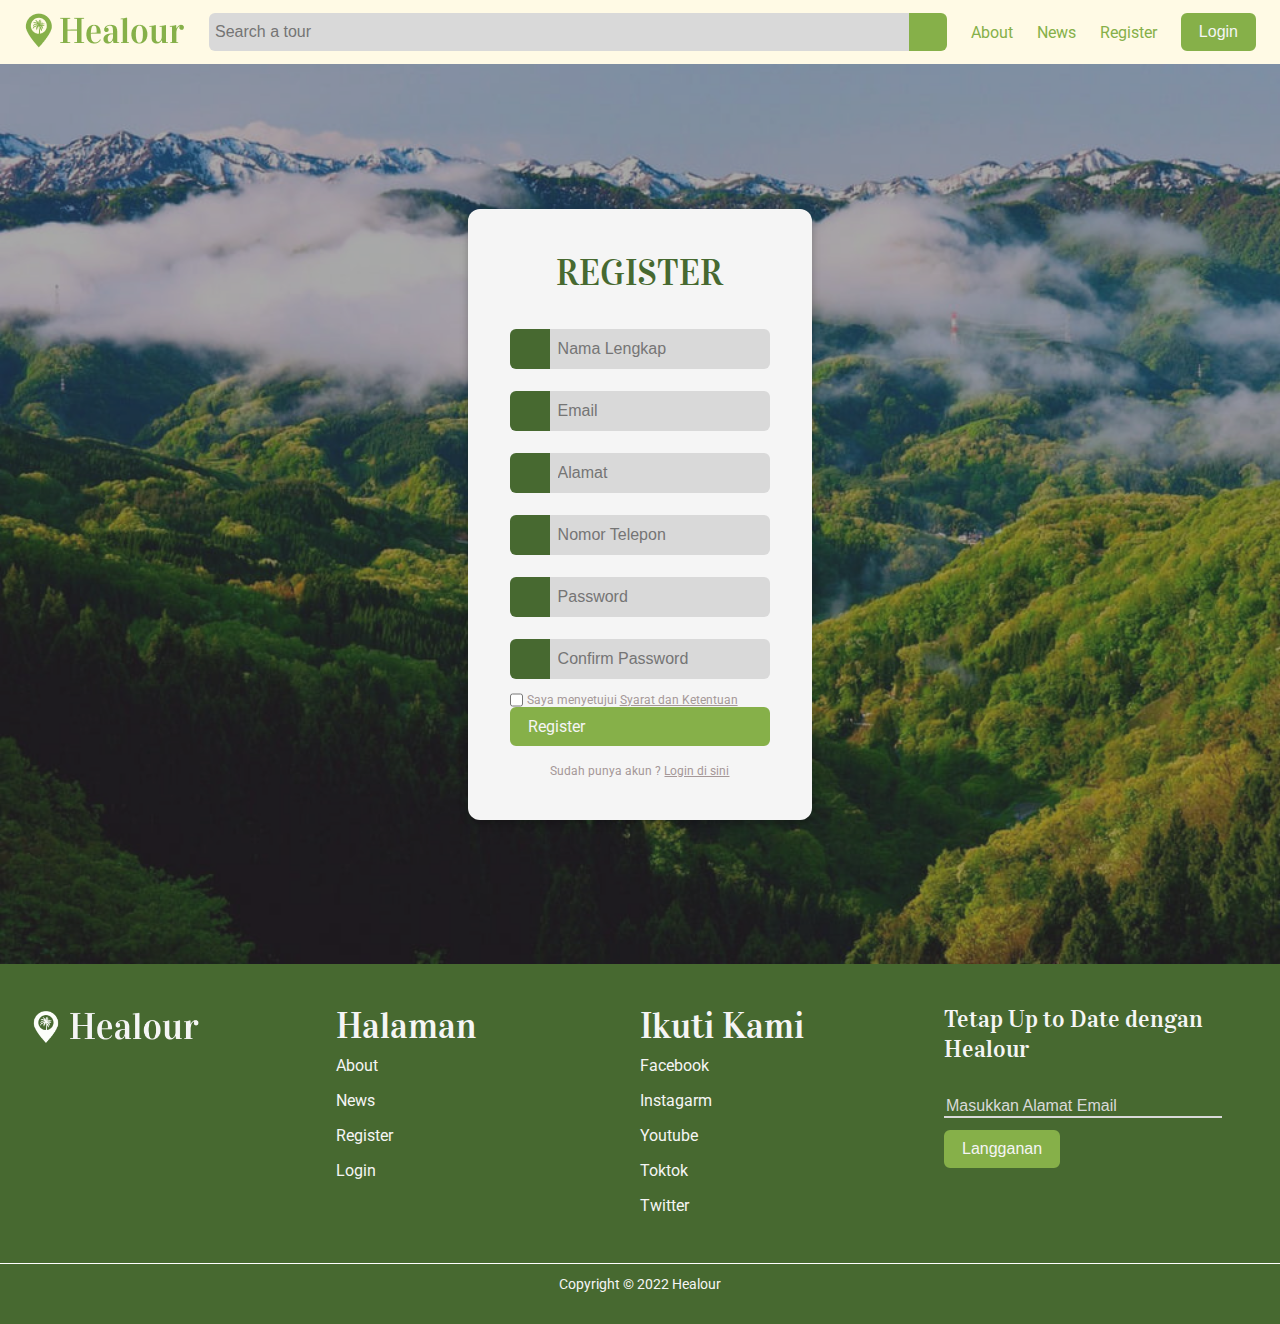
<file: home/register.html>
<!DOCTYPE html>
<html lang="en">
<head>
    <meta charset="UTF-8">
    <meta http-equiv="X-UA-Compatible" content="IE=edge">
    <meta name="viewport" content="width=device-width, initial-scale=1.0">
    <link rel="stylesheet" href="../style/index.css">
    <link rel="stylesheet" href="../style/utility.css">
    <link rel="stylesheet" href="../style/styles.css">
    <link rel="stylesheet" href="./login.css">
    <link rel="stylesheet" href="https://cdnjs.cloudflare.com/ajax/libs/font-awesome/6.2.1/css/all.min.css" integrity="sha512-MV7K8+y+gLIBoVD59lQIYicR65iaqukzvf/nwasF0nqhPay5w/9lJmVM2hMDcnK1OnMGCdVK+iQrJ7lzPJQd1w==" crossorigin="anonymous" referrerpolicy="no-referrer" />
    <title>Healour</title>
</head>
<body>
    <nav class="flex-row justify-between align-center">
        <a href="../index.html">
            <img src="../../assets/logo.png" alt="logo">
        </a>
        <section class="flex-row">
            <input type="text" placeholder="Search a tour">
            <div class="search-icon">
                <a href="../home/tour/index.html">
                    <i class="fa-solid fa-magnifying-glass"></i>
                </a>
            </div>
        </section>
        <ul class="flex-row">
            <li><a href="../index.html#about">About</a></li>
            <li><a href="../home/news/index.html">News</a></li>
            <li><a href="./register.html">Register</a></li>
        </ul>
        <a href="./login.html">
            <button class="btn-primary">Login</button>
        </a>
    </nav>
    <!-- Main Begin-->
    <div id="login">
        <main class="container flex-row justify-center align-center">
            <div class="card-primary">
                <h3>REGISTER</h3>
                <section class="text-field flex-row align-center">
                    <label for="name">
                        <i class="fa-solid fa-user"></i>
                    </label>
                    <input type="text" name="name" id="name" placeholder="Nama Lengkap">
                </section>
                <section class="text-field flex-row align-center">
                    <label for="email">
                        <i class="fa-solid fa-envelope"></i>
                    </label>
                    <input type="email" name="email" id="email" placeholder="Email">
                </section>
                <section class="text-field flex-row align-center">
                    <label for="Alamat">
                        <i class="fa-solid fa-location-dot"></i>
                    </label>
                    <input type="text" name="Alamat" id="Alamat" placeholder="Alamat">
                </section>
                <section class="text-field flex-row align-center">
                    <label for="telepon">
                        <i class="fa-solid fa-phone"></i>
                    </label>
                    <input type="text" name="telepon" id="telepon" placeholder="Nomor Telepon">
                </section>
                <section class="text-field flex-row align-center">
                    <label for="password">
                        <i class="fa-solid fa-lock"></i>
                    </label>
                    <input type="password" name="password" id="password" placeholder="Password">
                    <i id="hide" class="fa-solid fa-eye"></i>
                </section>
                <section class="text-field flex-row align-center">
                    <label for="confirmpassword">
                        <i class="fa-solid fa-lock"></i>
                    </label>
                    <input type="password" name="confirmpassword" id="confirmpassword" placeholder="Confirm Password">
                    <i id="hide2" class="fa-solid fa-eye"></i>
                </section>
                <section class="remember-me">
                    <label for="remember">Saya menyetujui <a href="#">Syarat dan Ketentuan</a></label>
                    <input type="checkbox" name="remember" id="remember">
                </section>
                <a href="#" class="btn-primary">Register</a>
                <section class="footnote">
                    Sudah punya akun ? <a href="./login.html">Login di sini</a>
                </section>
            </div>
        </main>
        <div></div>
    </div>
    <!-- Main End -->
    <footer>
        <div class="flex-row justify-center">
            <div class="col-3">
                <img src="../assets/logow.png" alt="white logo" style="width: 55%;">
            </div>
            <div class="col-3">
                <h3>Halaman</h3>
                <ul>
                    <li>About</li>
                    <li>News</li>
                    <li>Register</li>
                    <li>Login</li>
                </ul>
            </div>
            <div class="col-3">
                <h3>Ikuti Kami</h3>
                <ul>
                    <li>Facebook</li>
                    <li>Instagarm</li>
                    <li>Youtube</li>
                    <li>Toktok</li>
                    <li>Twitter</li>
                </ul>
            </div>
            <div class="col-3">
                <h5>Tetap Up to Date dengan Healour</h5>
                <input type="text" name="email" placeholder="Masukkan Alamat Email">
                <button class="btn-primary">
                    Langganan
                </button>
            </div>
        </div>
        
        <section id="trademark">Copyright © 2022 Healour</section>
    </footer>
    <script>
        let hideEl = document.getElementById("hide");
        let hideEl2 = document.getElementById("hide2");
        let passEl = document.getElementById("password");
        let passEl2 = document.getElementById("confirmpassword");
        let hide = true;
        let hide2 = true;
        
        hideEl.addEventListener("click",()=>{
            hide = !hide;
            if(hide){
                hideEl.classList = "fa-solid fa-eye";
                passEl.type = "password";
            }
            else{
                hideEl.classList = "fa-solid fa-eye-slash";
                passEl.type = "text";
            }
        })

        hideEl2.addEventListener("click",()=>{
            hide2 = !hide2;
            if(hide2){
                hideEl2.classList = "fa-solid fa-eye";
                passEl2.type = "password";
            }
            else{
                hideEl2.classList = "fa-solid fa-eye-slash";
                passEl2.type = "text";
            }
        })

        window.addEventListener("load",()=>{
            document.getElementById("email").focus();
        })

    </script>
</body>
</html>
</file>
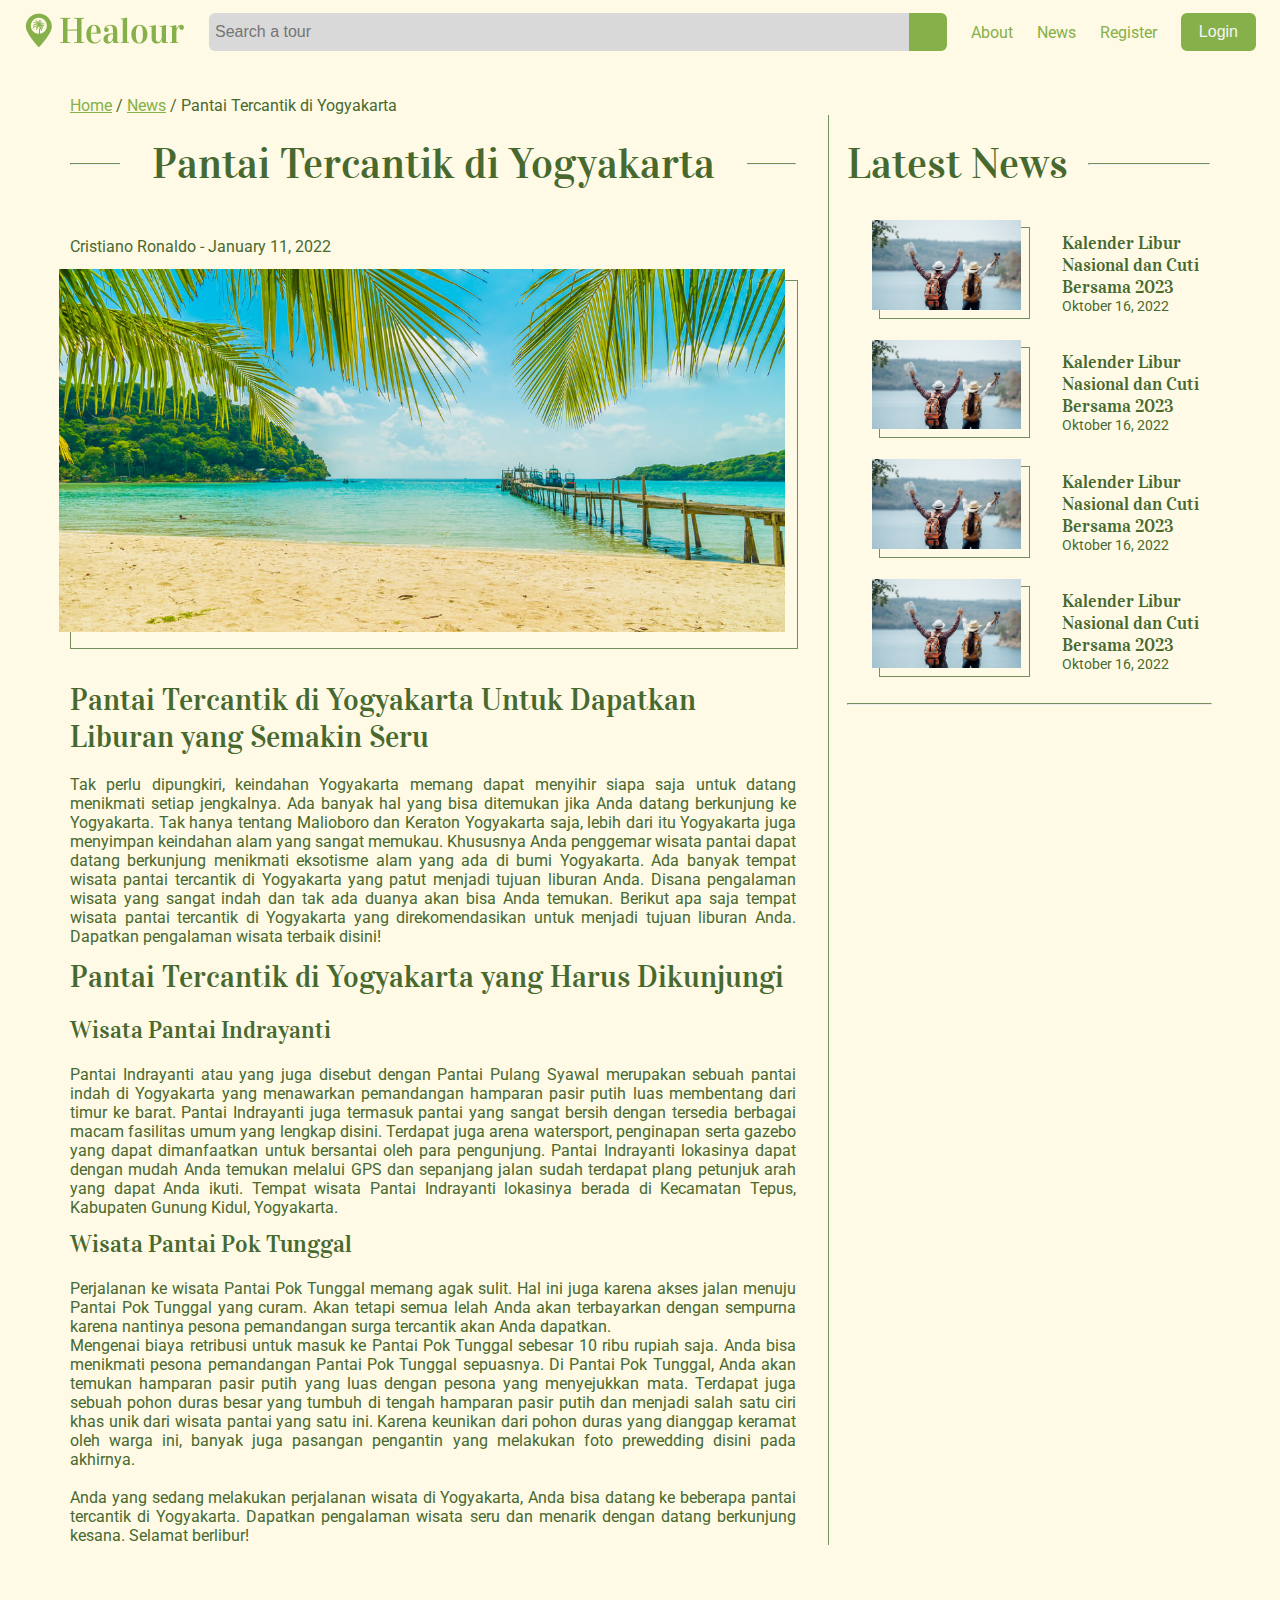
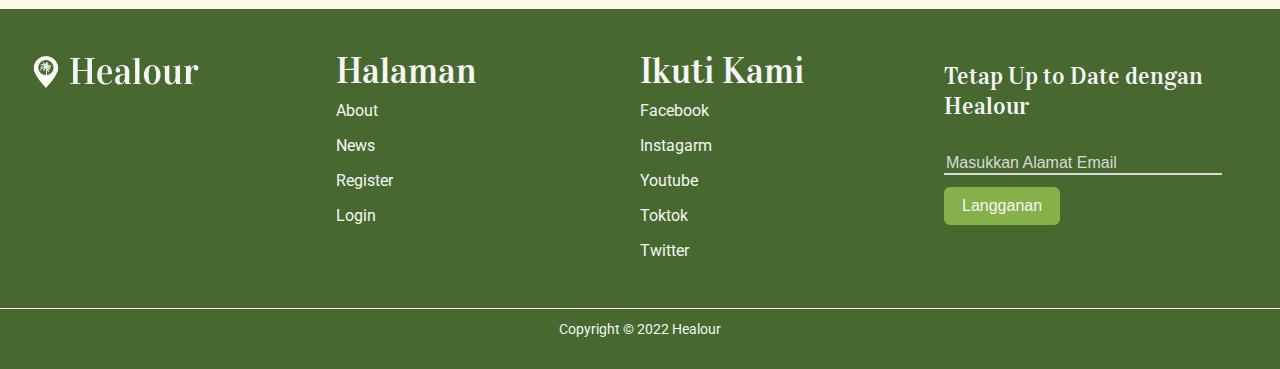
<file: home/news/detail.html>
<!DOCTYPE html>
<html lang="en">
<head>
    <meta charset="UTF-8">
    <meta http-equiv="X-UA-Compatible" content="IE=edge">
    <meta name="viewport" content="width=device-width, initial-scale=1.0">
    <link rel="stylesheet" href="../../style/index.css">
    <link rel="stylesheet" href="../../style/utility.css">
    <link rel="stylesheet" href="../../style/styles.css">
    <link rel="stylesheet" href="./news.css">
    <link rel="stylesheet" href="https://cdnjs.cloudflare.com/ajax/libs/font-awesome/6.2.1/css/all.min.css" integrity="sha512-MV7K8+y+gLIBoVD59lQIYicR65iaqukzvf/nwasF0nqhPay5w/9lJmVM2hMDcnK1OnMGCdVK+iQrJ7lzPJQd1w==" crossorigin="anonymous" referrerpolicy="no-referrer" />
    <title>Healour</title>
</head>
<body>
    <nav class="flex-row justify-between align-center">
        <a href="../../index.html">
            <img src="../../assets/logo.png" alt="logo">
        </a>
        <section class="flex-row">
            <input type="text" placeholder="Search a tour">
            <div class="search-icon">
                <a href="../tour/index.html">
                    <i class="fa-solid fa-magnifying-glass"></i>
                </a>
            </div>
        </section>
        <ul class="flex-row">
            <li><a href="../../index.html#about">About</a></li>
            <li><a href="../../home/news/index.html">News</a></li>
            <li><a href="../register.html">Register</a></li>
        </ul>
        <a href="../login.html">
            <button class="btn-primary">Login</button>
        </a>
    </nav>
    <!-- Main Begin-->
    <main class="container" style="padding-top: 32px;">
        <section class="breadcrumb">
            <a href="../../index.html">Home</a> / 
            <a href="./index.html">News</a> / 
            Pantai Tercantik di Yogyakarta
        </section>
        <section class="flex-row">
            <div class="col-8 news-detail">
                <section class="news-title flex-row justify-center align-center">
                    <hr class="news-line">
                    <h2>Pantai Tercantik di Yogyakarta</h2>
                </section>
                <section class="news-author">
                    Cristiano Ronaldo  -  January 11, 2022
                </section>
                <div class="news-image">
                    <img src="../../assets/news1.jpg" alt="news1">
                </div>
                <h4>Pantai Tercantik di Yogyakarta Untuk Dapatkan Liburan yang Semakin Seru</h4>
                <p>Tak perlu dipungkiri, keindahan Yogyakarta memang dapat menyihir siapa saja untuk datang menikmati setiap jengkalnya. Ada banyak hal yang bisa ditemukan jika Anda datang berkunjung ke Yogyakarta. Tak hanya tentang Malioboro dan Keraton Yogyakarta saja, lebih dari itu Yogyakarta juga menyimpan keindahan alam yang sangat memukau. Khususnya Anda penggemar wisata pantai dapat datang berkunjung menikmati eksotisme alam yang ada di bumi Yogyakarta. Ada banyak tempat wisata pantai tercantik di Yogyakarta yang patut menjadi tujuan liburan Anda. Disana pengalaman wisata yang sangat indah dan tak ada duanya akan bisa Anda temukan. Berikut apa saja tempat wisata pantai tercantik di Yogyakarta yang direkomendasikan untuk menjadi tujuan liburan Anda. Dapatkan pengalaman wisata terbaik disini!</p>
                <h4>Pantai Tercantik di Yogyakarta yang Harus Dikunjungi</h4>
                <h5>Wisata Pantai Indrayanti</h5>
                <p>Pantai Indrayanti atau yang juga disebut dengan Pantai Pulang Syawal merupakan sebuah pantai indah di Yogyakarta yang menawarkan pemandangan hamparan pasir putih luas membentang dari timur ke barat. Pantai Indrayanti juga termasuk pantai yang sangat bersih dengan tersedia berbagai macam fasilitas umum yang lengkap disini. Terdapat juga arena watersport, penginapan serta gazebo yang dapat dimanfaatkan untuk bersantai oleh para pengunjung. Pantai Indrayanti lokasinya dapat dengan mudah Anda temukan melalui GPS dan sepanjang jalan sudah terdapat plang petunjuk arah yang dapat Anda ikuti. Tempat wisata Pantai Indrayanti lokasinya berada di Kecamatan Tepus, Kabupaten Gunung Kidul, Yogyakarta.</p>
                <h5>Wisata Pantai Pok Tunggal</h5>
                <p>Perjalanan ke wisata Pantai Pok Tunggal memang agak sulit. Hal ini juga karena akses jalan menuju Pantai Pok Tunggal yang curam. Akan tetapi semua lelah Anda akan terbayarkan dengan sempurna karena nantinya pesona pemandangan surga tercantik akan Anda dapatkan.</p>
                <p>Mengenai biaya retribusi untuk masuk ke Pantai Pok Tunggal sebesar 10 ribu rupiah saja. Anda bisa menikmati pesona pemandangan Pantai Pok Tunggal sepuasnya. Di Pantai Pok Tunggal, Anda akan temukan hamparan pasir putih yang luas dengan pesona yang menyejukkan mata. Terdapat juga sebuah pohon duras besar yang tumbuh di tengah hamparan pasir putih dan menjadi salah satu ciri khas unik dari wisata pantai yang satu ini. Karena keunikan dari pohon duras yang dianggap keramat oleh warga ini, banyak juga pasangan pengantin yang melakukan foto prewedding disini pada akhirnya.</p>
                <br>
                <p>Anda yang sedang melakukan perjalanan wisata di Yogyakarta, Anda bisa datang ke beberapa pantai tercantik di Yogyakarta. Dapatkan pengalaman wisata seru dan menarik dengan datang berkunjung kesana. Selamat berlibur!</p>
            </div>
            <div class="col-4">
                <section class="news-title flex-row justify-center align-center">
                    <h2 class="col-8">Latest News</h2>
                    <hr class="col-4">
                </section>
                <div class="card-news flex-row">
                    <div class="col-6">
                        <img src="../../assets/news2.jpg" alt="">
                    </div>
                    <section class="col-6 flex-column justify-center">
                        <h6>Kalender Libur Nasional dan Cuti Bersama 2023</h6>
                        <span>Oktober 16, 2022</span>
                    </section>
                </div>
                <div class="card-news flex-row">
                    <div class="col-6">
                        <img src="../../assets/news2.jpg" alt="">
                    </div>
                    <section class="col-6 flex-column justify-center">
                        <h6>Kalender Libur Nasional dan Cuti Bersama 2023</h6>
                        <span>Oktober 16, 2022</span>
                    </section>
                </div>
                <div class="card-news flex-row">
                    <div class="col-6">
                        <img src="../../assets/news2.jpg" alt="">
                    </div>
                    <section class="col-6 flex-column justify-center">
                        <h6>Kalender Libur Nasional dan Cuti Bersama 2023</h6>
                        <span>Oktober 16, 2022</span>
                    </section>
                </div>
                <div class="card-news flex-row">
                    <div class="col-6">
                        <img src="../../assets/news2.jpg" alt="">
                    </div>
                    <section class="col-6 flex-column justify-center">
                        <h6>Kalender Libur Nasional dan Cuti Bersama 2023</h6>
                        <span>Oktober 16, 2022</span>
                    </section>
                </div>
                <hr class="news-line">
            </div>
        </section>
    </main>
    <!-- Main End -->
    <footer>
        <div class="flex-row justify-center">
            <div class="col-3">
                <img src="../../assets/logow.png" alt="white logo" style="width: 55%;">
            </div>
            <div class="col-3">
                <h3>Halaman</h3>
                <ul>
                    <li>About</li>
                    <li>News</li>
                    <li>Register</li>
                    <li>Login</li>
                </ul>
            </div>
            <div class="col-3">
                <h3>Ikuti Kami</h3>
                <ul>
                    <li>Facebook</li>
                    <li>Instagarm</li>
                    <li>Youtube</li>
                    <li>Toktok</li>
                    <li>Twitter</li>
                </ul>
            </div>
            <div class="col-3">
                <h5>Tetap Up to Date dengan Healour</h5>
                <input type="text" name="email" placeholder="Masukkan Alamat Email">
                <button class="btn-primary">
                    Langganan
                </button>
            </div>
        </div>
        
        <section id="trademark">Copyright © 2022 Healour</section>
    </footer>
</body>
</html>
</file>
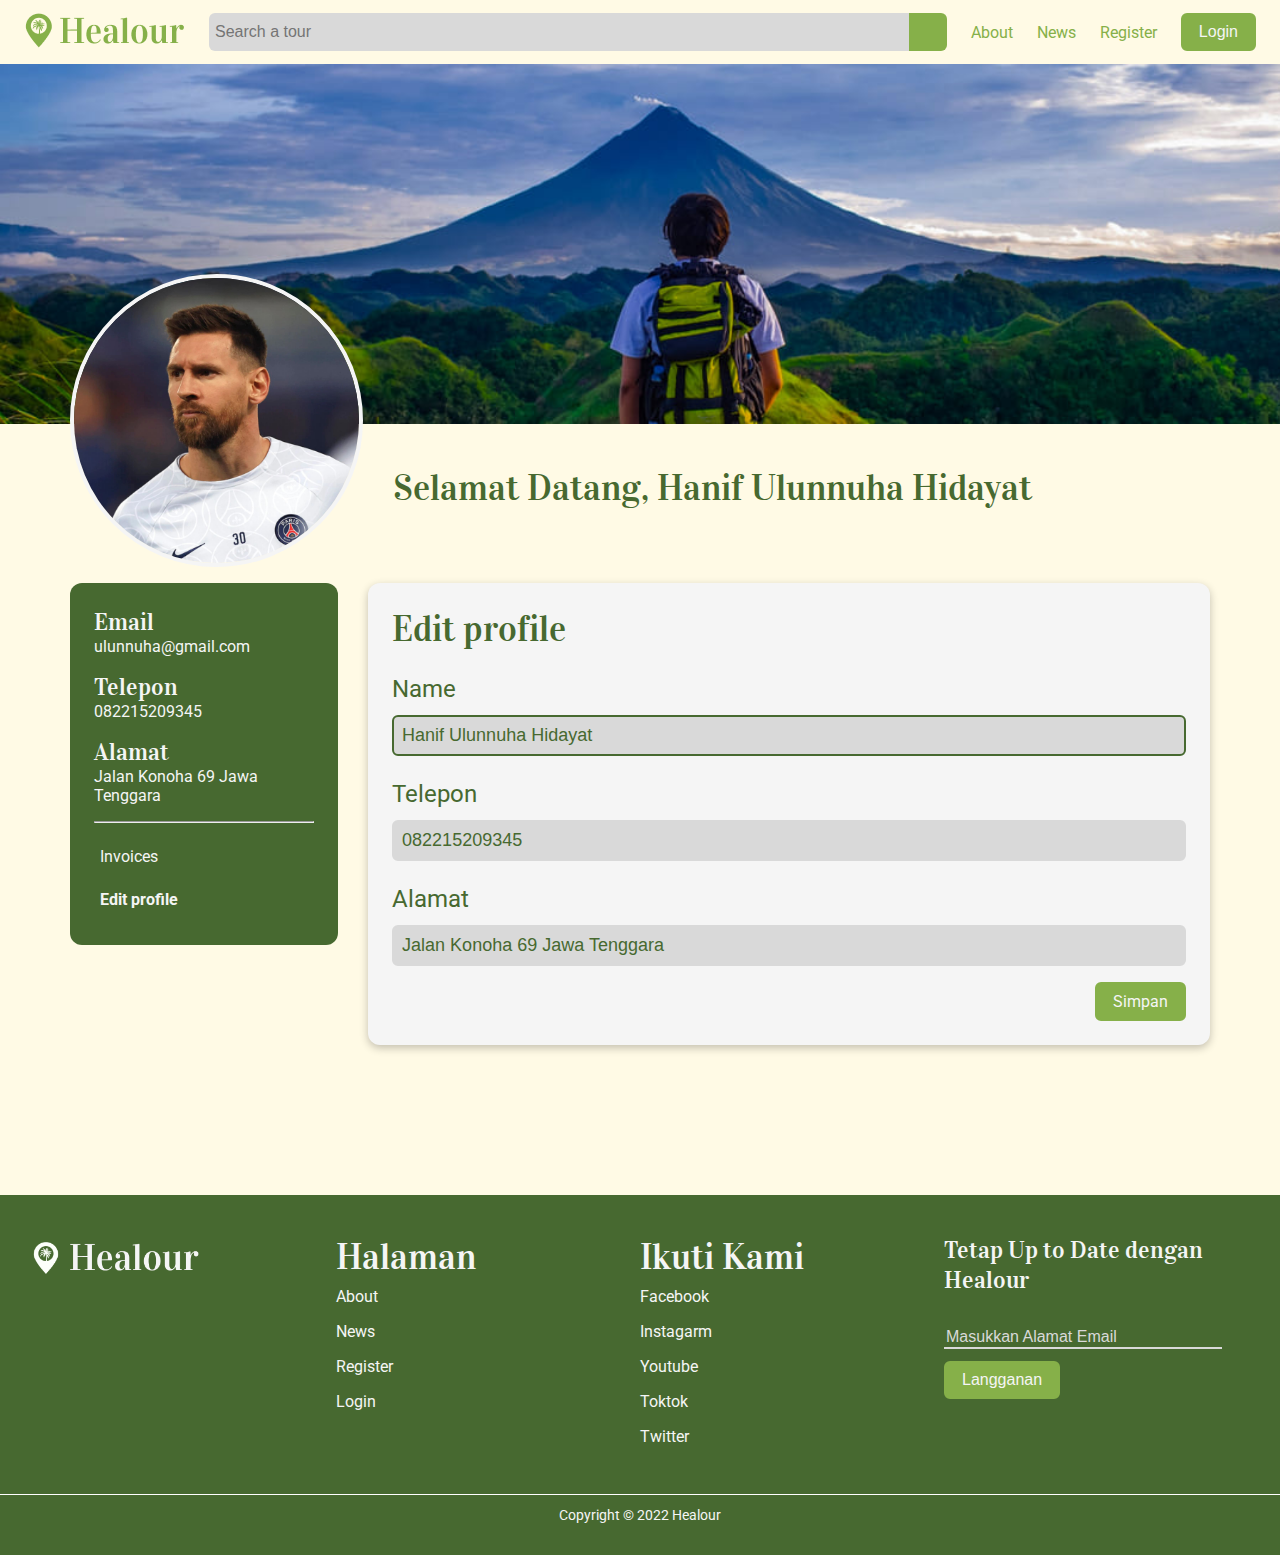
<file: home/profile/edit.html>
<!DOCTYPE html>
<html lang="en">
<head>
    <meta charset="UTF-8">
    <meta http-equiv="X-UA-Compatible" content="IE=edge">
    <meta name="viewport" content="width=device-width, initial-scale=1.0">
    <link rel="stylesheet" href="../../style/index.css">
    <link rel="stylesheet" href="../../style/utility.css">
    <link rel="stylesheet" href="../../style/styles.css">
    <link rel="stylesheet" href="./profile.css">
    <link rel="stylesheet" href="https://cdnjs.cloudflare.com/ajax/libs/font-awesome/6.2.1/css/all.min.css" integrity="sha512-MV7K8+y+gLIBoVD59lQIYicR65iaqukzvf/nwasF0nqhPay5w/9lJmVM2hMDcnK1OnMGCdVK+iQrJ7lzPJQd1w==" crossorigin="anonymous" referrerpolicy="no-referrer" />
    <title>Healour</title>
</head>
<body>
    <nav class="flex-row justify-between align-center">
        <a href="../../index.html">
            <img src="../../assets/logo.png" alt="logo">
        </a>
        <section class="flex-row">
            <input type="text" placeholder="Search a tour">
            <div class="search-icon">
                <a href="../tour/index.html">
                    <i class="fa-solid fa-magnifying-glass"></i>
                </a>
            </div>
        </section>
        <ul class="flex-row">
            <li><a href="../../index.html#about">About</a></li>
            <li><a href="../news/index.html">News</a></li>
            <li class="logout"><a href="./home/register.html" >Register</a></li>
            <li class="login"><a href="./invoice.html" >Invoices</a></li>
        </ul>
        <div class="login">
            <label for="profile-p">
                <img src="../../assets/profile-picture.jpg" alt="profile">
            </label>
            <input type="checkbox" id="profile-p">
            <ul>
                <li><a href="./invoice.html">Profile</a></li>
                <li><a style="cursor: pointer;">Logout</a></li>
            </ul>
        </div>
        <a href="../login.html" class="logout">
            <button class="btn-primary">Login</button>
        </a>
    </nav>
    <div id="profile-banner">

    </div>
    <!-- Main Begin-->
    <main class="container">
        <div id="user-profile">
            <section class="flex-row align-end">
                <img class="col-3" src="../../assets/profile-picture.jpg" alt="">
                <h3 class="col-9">Selamat Datang, Hanif Ulunnuha Hidayat</h3>
            </section>
            <section class="flex-row align-start">
                <div class="card-secondary col-3">
                    <section>
                        <h5>Email</h5>
                        <span>ulunnuha@gmail.com</span>
                    </section>
                    <section>
                        <h5>Telepon</h5>
                        <span>082215209345</span>
                    </section>
                    <section>
                        <h5>Alamat</h5>
                        <span>Jalan Konoha 69 Jawa Tenggara</span>
                    </section>
                    <hr>
                    <section id="profile-menu" class="flex-column">
                        <a href="./invoice.html">
                            <i class="fa-solid fa-receipt"></i>
                            <span>Invoices</span>
                        </a>
                        <a href="./edit.html">
                            <i class="fa-solid fa-pen-to-square"></i>
                            <strong><Span>Edit profile</Span></strong>
                        </a>
                    </section>
                </div>
                <div class="card-primary col-9 flex-column">
                    <h3>
                        Edit profile
                    </h3>
                    <section class="edit-input">
                        <label for="edit-name">Name</label>
                        <input type="text" id="edit-name" value="Hanif Ulunnuha Hidayat">
                    </section>
                    <section class="edit-input">
                        <label for="edit-telepon">Telepon</label>
                        <input type="text" id="edit-telepon" value="082215209345">
                    </section>
                    <section class="edit-input">
                        <label for="edit-alamat">Alamat</label>
                        <input type="text" id="edit-alamat" value="Jalan Konoha 69 Jawa Tenggara">
                    </section>
                    <a href="#" class="btn-primary">Simpan</a>
                </div>
            </section>
        </div>
    </main>
    <!-- Main End -->
    <footer>
        <div class="flex-row justify-center">
            <div class="col-3">
                <img src="../../assets/logow.png" alt="white logo" style="width: 55%;">
            </div>
            <div class="col-3">
                <h3>Halaman</h3>
                <ul>
                    <li>About</li>
                    <li>News</li>
                    <li>Register</li>
                    <li>Login</li>
                </ul>
            </div>
            <div class="col-3">
                <h3>Ikuti Kami</h3>
                <ul>
                    <li>Facebook</li>
                    <li>Instagarm</li>
                    <li>Youtube</li>
                    <li>Toktok</li>
                    <li>Twitter</li>
                </ul>
            </div>
            <div class="col-3">
                <h5>Tetap Up to Date dengan Healour</h5>
                <input type="text" name="email" placeholder="Masukkan Alamat Email">
                <button class="btn-primary">
                    Langganan
                </button>
            </div>
        </div>
        
        <section id="trademark">Copyright © 2022 Healour</section>
    </footer>
    <script>
        let edit = document.getElementById("edit-name");
        window.addEventListener("DOMContentLoaded",()=>{
            edit.focus();
        })
    </script>
    <script src="../../nav.js"></script>
</body>
</html>
</file>
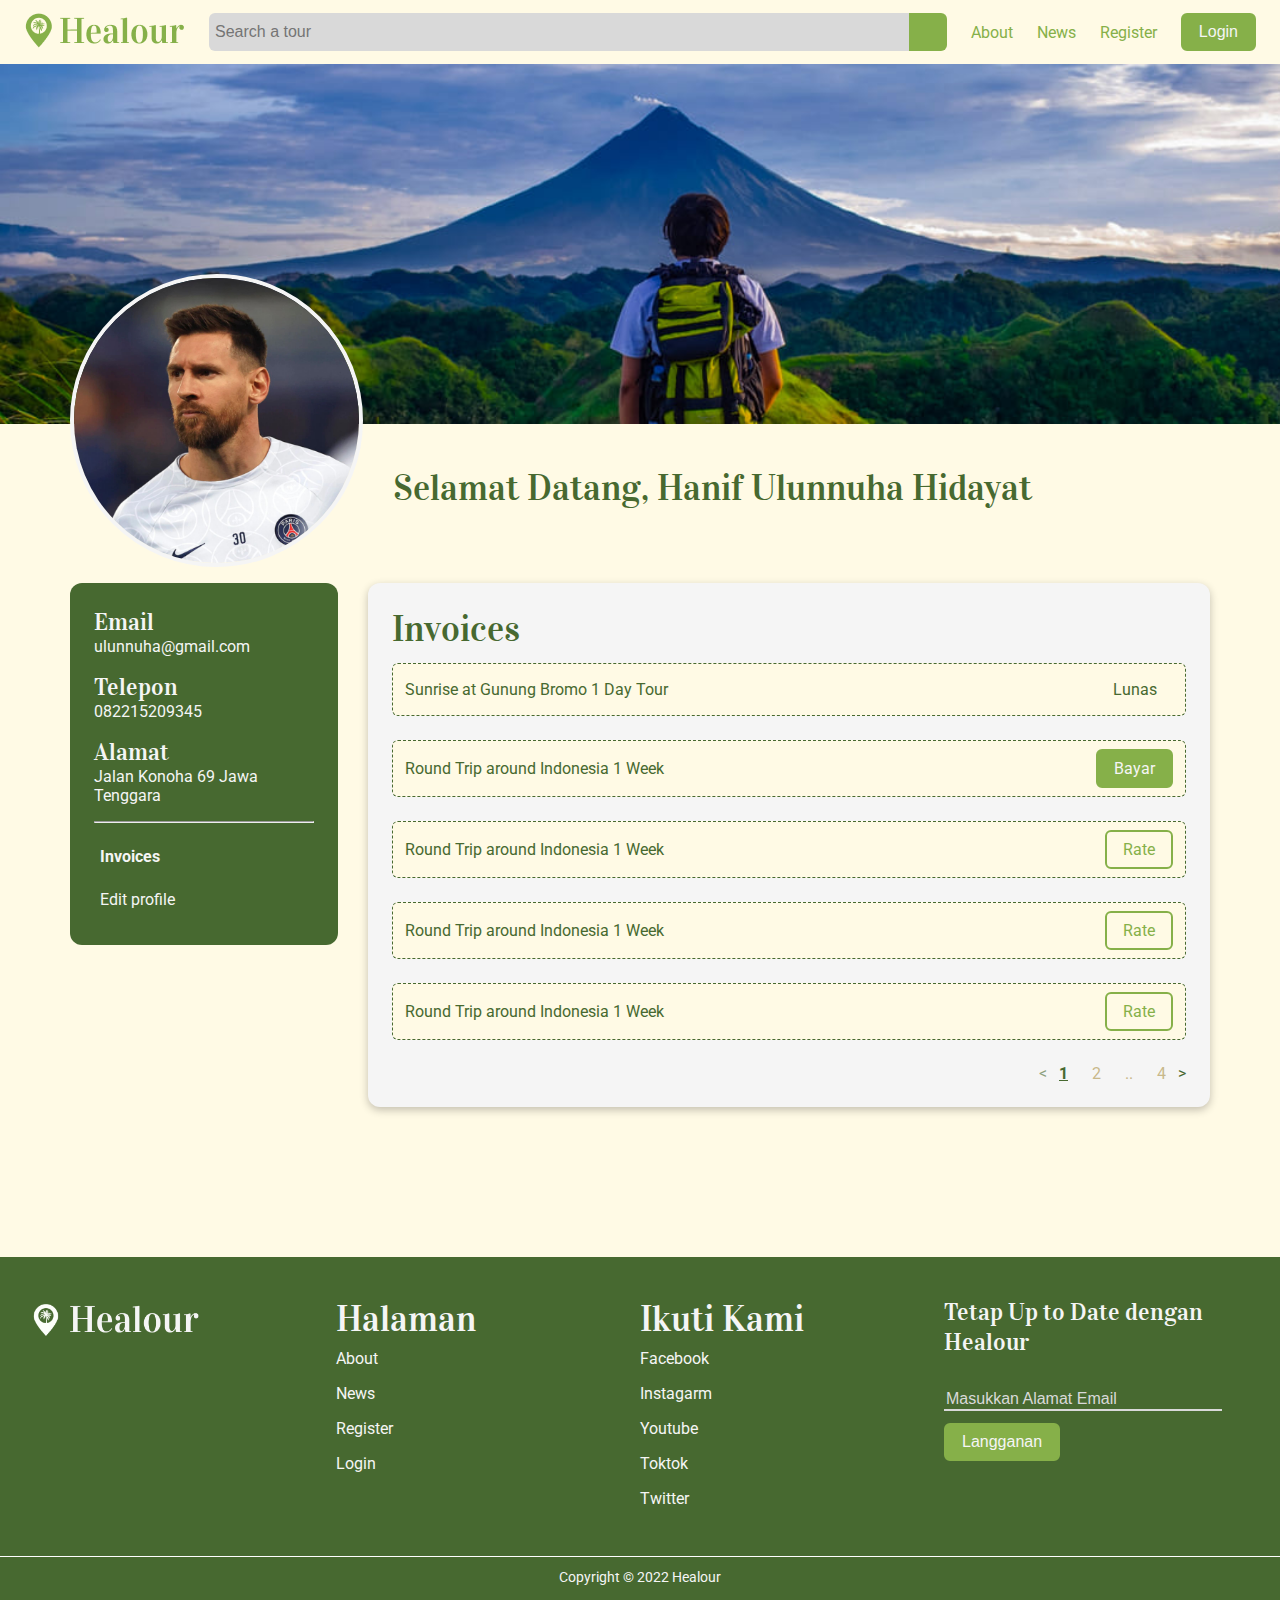
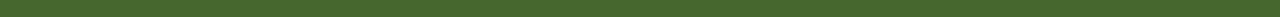
<file: home/profile/invoice.html>
<!DOCTYPE html>
<html lang="en">
<head>
    <meta charset="UTF-8">
    <meta http-equiv="X-UA-Compatible" content="IE=edge">
    <meta name="viewport" content="width=device-width, initial-scale=1.0">
    <link rel="stylesheet" href="../../style/index.css">
    <link rel="stylesheet" href="../../style/utility.css">
    <link rel="stylesheet" href="../../style/styles.css">
    <link rel="stylesheet" href="./profile.css">
    <link rel="stylesheet" href="https://cdnjs.cloudflare.com/ajax/libs/font-awesome/6.2.1/css/all.min.css" integrity="sha512-MV7K8+y+gLIBoVD59lQIYicR65iaqukzvf/nwasF0nqhPay5w/9lJmVM2hMDcnK1OnMGCdVK+iQrJ7lzPJQd1w==" crossorigin="anonymous" referrerpolicy="no-referrer" />
    <title>Healour</title>
</head>
<body>
    <nav class="flex-row justify-between align-center">
        <a href="../../index.html">
            <img src="../../assets/logo.png" alt="logo">
        </a>
        <section class="flex-row">
            <input type="text" placeholder="Search a tour">
            <div class="search-icon">
                <a href="../tour/index.html">
                    <i class="fa-solid fa-magnifying-glass"></i>
                </a>
            </div>
        </section>
        <ul class="flex-row">
            <li><a href="../../index.html#about">About</a></li>
            <li><a href="../news/index.html">News</a></li>
            <li class="logout"><a href="./home/register.html" >Register</a></li>
            <li class="login"><a href="./invoice.html" >Invoices</a></li>
        </ul>
        <div class="login">
            <label for="profile-p">
                <img src="../../assets/profile-picture.jpg" alt="profile">
            </label>
            <input type="checkbox" id="profile-p">
            <ul>
                <li><a href="./invoice.html">Profile</a></li>
                <li><a style="cursor: pointer;">Logout</a></li>
            </ul>
        </div>
        <a href="../login.html" class="logout">
            <button class="btn-primary">Login</button>
        </a>
    </nav>
    <div id="profile-banner">

    </div>
    <!-- Main Begin-->
    <main class="container">
        <div id="user-profile">
            <section class="flex-row align-end">
                <img class="col-3" src="../../assets/profile-picture.jpg" alt="">
                <h3 class="col-9">Selamat Datang, Hanif Ulunnuha Hidayat</h3>
            </section>
            <section class="flex-row align-start">
                <div class="card-secondary col-3">
                    <section>
                        <h5>Email</h5>
                        <span>ulunnuha@gmail.com</span>
                    </section>
                    <section>
                        <h5>Telepon</h5>
                        <span>082215209345</span>
                    </section>
                    <section>
                        <h5>Alamat</h5>
                        <span>Jalan Konoha 69 Jawa Tenggara</span>
                    </section>
                    <hr>
                    <section id="profile-menu" class="flex-column">
                        <a href="./invoice.html">
                            <i class="fa-solid fa-receipt"></i>
                            <strong><span>Invoices</span></strong>
                        </a>
                        <a href="./edit.html">
                            <i class="fa-solid fa-pen-to-square"></i>
                            <Span>Edit profile</Span>
                        </a>
                    </section>
                </div>
                <div class="card-primary col-9 flex-column">
                    <h3>
                        Invoices
                    </h3>
                    <section class="card-tertiary flex-row justify-between align-center">
                        <span> Sunrise at Gunung Bromo 1 Day Tour</span>
                        <a class="lunas">Lunas</a>
                    </section>
                    <section class="card-tertiary flex-row justify-between align-center">
                        Round Trip around Indonesia 1 Week
                        <a href="../payment.html" class="btn-primary">Bayar</a>
                    </section>
                    <section class="card-tertiary flex-row justify-between align-center">
                        Round Trip around Indonesia 1 Week
                        <a href="#" class="btn-secondary">Rate</a>
                    </section>
                    <section class="card-tertiary flex-row justify-between align-center">
                        Round Trip around Indonesia 1 Week
                        <a href="#" class="btn-secondary">Rate</a>
                    </section>
                    <section class="card-tertiary flex-row justify-between align-center">
                        Round Trip around Indonesia 1 Week
                        <a href="#" class="btn-secondary">Rate</a>
                    </section>
                    <ul class="paginate">
                        <li class="arrow"> < </li>
                        <li class="item active"> 1 </li>
                        <li class="item"> 2 </li>
                        <li class="item"> .. </li>
                        <li class="item"> 4 </li>
                        <li class="arrow active"> > </li>
                    </ul>
                </div>
            </section>
        </div>
    </main>
    <!-- Main End -->
    <footer>
        <div class="flex-row justify-center">
            <div class="col-3">
                <img src="../../assets/logow.png" alt="white logo" style="width: 55%;">
            </div>
            <div class="col-3">
                <h3>Halaman</h3>
                <ul>
                    <li>About</li>
                    <li>News</li>
                    <li>Register</li>
                    <li>Login</li>
                </ul>
            </div>
            <div class="col-3">
                <h3>Ikuti Kami</h3>
                <ul>
                    <li>Facebook</li>
                    <li>Instagarm</li>
                    <li>Youtube</li>
                    <li>Toktok</li>
                    <li>Twitter</li>
                </ul>
            </div>
            <div class="col-3">
                <h5>Tetap Up to Date dengan Healour</h5>
                <input type="text" name="email" placeholder="Masukkan Alamat Email">
                <button class="btn-primary">
                    Langganan
                </button>
            </div>
        </div>
        
        <section id="trademark">Copyright © 2022 Healour</section>
    </footer>
    <script src="../../nav.js"></script>
</body>
</html>
</file>
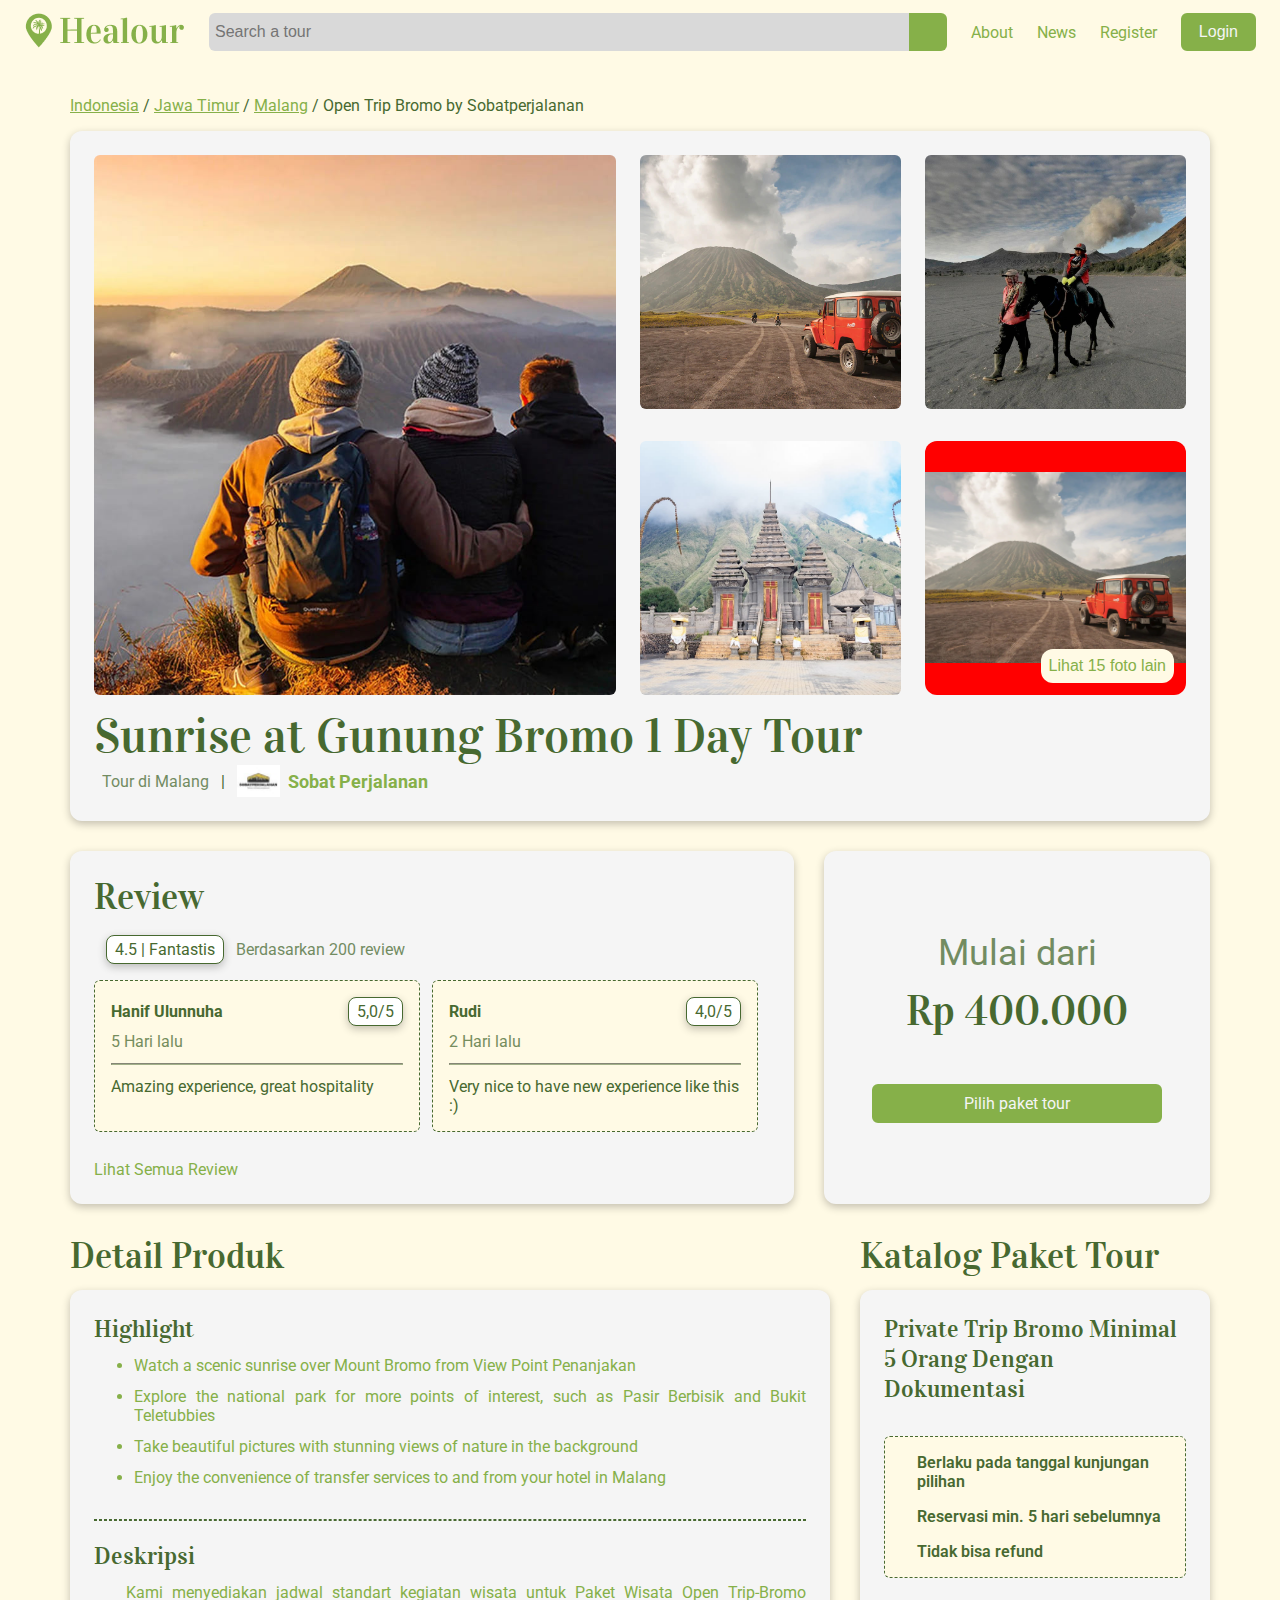
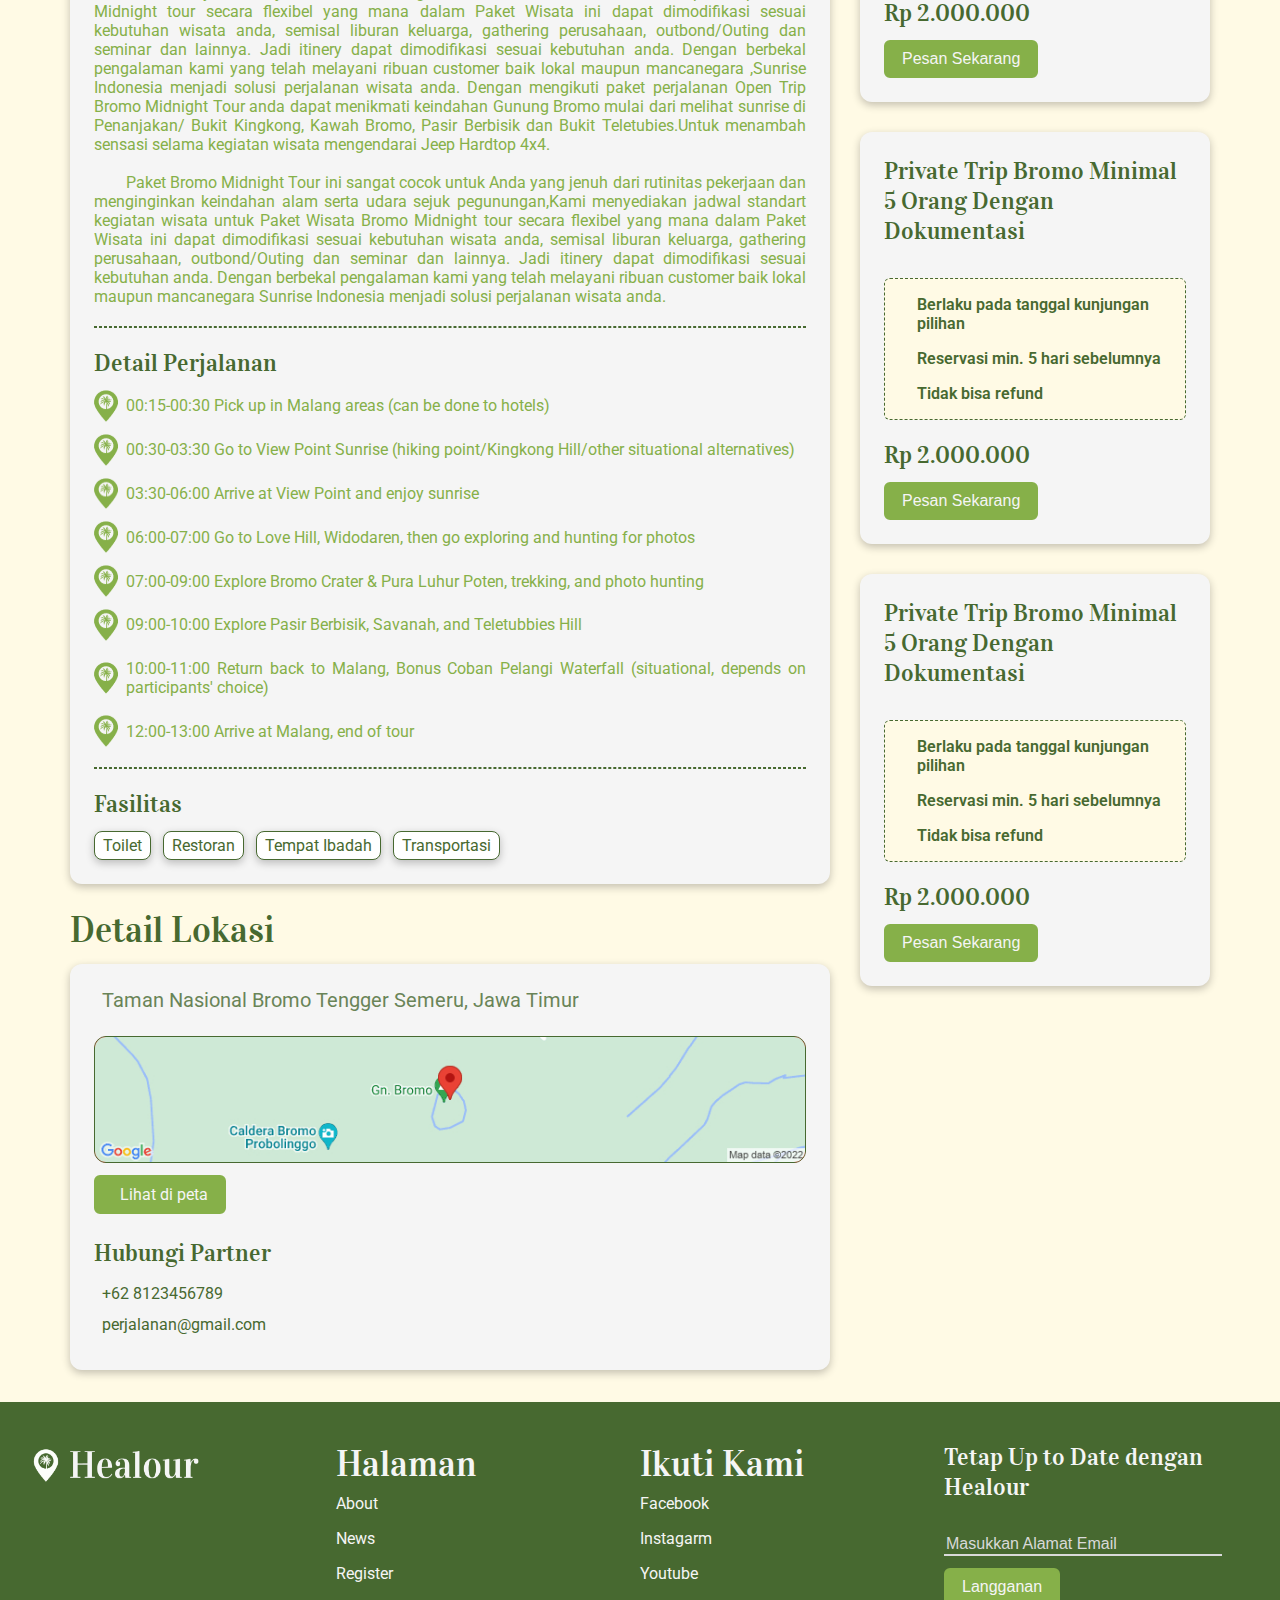
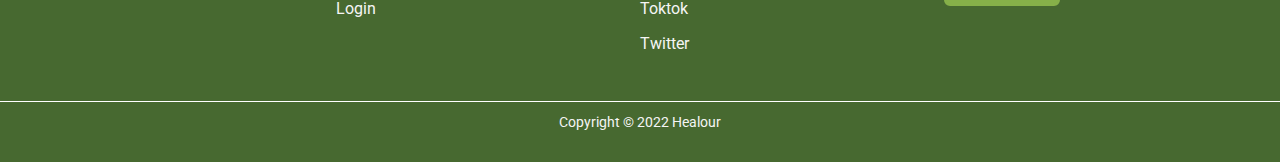
<file: home/tour/detail.html>
<!DOCTYPE html>
<html lang="en">
<head>
    <meta charset="UTF-8">
    <meta http-equiv="X-UA-Compatible" content="IE=edge">
    <meta name="viewport" content="width=device-width, initial-scale=1.0">
    <link rel="stylesheet" href="../../style/index.css">
    <link rel="stylesheet" href="../../style/utility.css">
    <link rel="stylesheet" href="../../style/styles.css">
    <link rel="stylesheet" href="./tour.css">
    <link rel="stylesheet" href="./tour-desc.css">
    <link rel="stylesheet" href="https://cdnjs.cloudflare.com/ajax/libs/font-awesome/6.2.1/css/all.min.css" integrity="sha512-MV7K8+y+gLIBoVD59lQIYicR65iaqukzvf/nwasF0nqhPay5w/9lJmVM2hMDcnK1OnMGCdVK+iQrJ7lzPJQd1w==" crossorigin="anonymous" referrerpolicy="no-referrer" />
    <title>Healour</title>
</head>
<body>
    <nav class="flex-row justify-between align-center">
        <a href="../../index.html">
            <img src="../../assets/logo.png" alt="logo">
        </a>
        <section class="flex-row">
            <input type="text" placeholder="Search a tour">
            <div class="search-icon">
                <a href="../tour/index.html">
                    <i class="fa-solid fa-magnifying-glass"></i>
                </a>
            </div>
        </section>
        <ul class="flex-row">
            <li><a href="../../index.html#about">About</a></li>
            <li><a href="../../home/news/index.html">News</a></li>
            <li><a href="../register.html">Register</a></li>
        </ul>
        <a href="../login.html">
            <button class="btn-primary">Login</button>
        </a>
    </nav>
    <!-- Main Begin-->
    <main class="container tour-detail">
        <section class="breadcrumb">
            <a href="./index.html">Indonesia</a> / 
            <a href="./index.html">Jawa Timur</a> / 
            <a href="./index.html">Malang</a> / 
            Open Trip Bromo by Sobatperjalanan
        </section>
        <section class="card-primary" style="margin-bottom: 30px;">
            <div class="flex-row tour-gallery">
                <section class="col-6">
                    <img src="../../assets/bromo 1.jpg" alt="bromo1" class="w-100">
                </section>
                <section class="col-3 flex-column justify-between">
                    <img src="../../assets/bromo 4.jpg" alt="bromo2" class="w-100">
                    <img src="../../assets/bromo 3.jpg" alt="bromo3" class="w-100">
                </section>
                <section class="col-3 flex-column justify-between">
                    <img src="../../assets/bromo 2.jpg" alt="bromo2" class="w-100">
                    <section class="more-photos">
                        <button><i class="fa-solid fa-image"></i> Lihat 15 foto lain</button>
                    </section>
                </section>
            </div>
            <div class="tour-title">
                <h1>Sunrise at Gunung Bromo 1 Day Tour</h1>
                <section class="flex-row align-center">
                    <section>
                        <i class="fa-solid fa-location-dot"></i>
                        <span>Tour di Malang</span>
                    </section>
                    <span style="margin: 0px 12px;"> | </span> 
                    <a href="./profile.html" class="travel-name">
                        <img src="../../assets/sobat-logo.jpg" alt="">
                        <span>Sobat Perjalanan</span>
                    </a>
                </section>
            </div>
        </section>
        <section class="flex-row tour-review">
            <div class="col-8 card-primary flex-column">
                <h3>Review</h3>
                <section class="rating">
                    <i class="fa-solid fa-star"></i>
                    <span class="card-tag">4.5 | Fantastis</span>
                    <span>Berdasarkan 200 review</span>
                </section>
                <section class="flex-row justify-between" style="flex-wrap: wrap;">
                    <div class="col-6" style="box-sizing: border-box; padding-right: 12px;margin-bottom: 12px;">
                        <div class="card-tertiary review-card flex-column">
                            <section class="flex-row justify-between align-center">
                                <span><b>Hanif Ulunnuha</b></span>
                                <span class="card-tag">5,0/5</span>
                            </section>
                            <span>5 Hari lalu</span>
                            <hr>
                            <span>Amazing experience, great hospitality</span>
                        </div>
                    </div>  
                    <div class="col-6" style="box-sizing: border-box; padding-right: 12px;margin-bottom: 12px;">
                        <div class="card-tertiary review-card flex-column">
                            <section class="flex-row justify-between align-center">
                                <span><b>Rudi</b></span>
                                <span class="card-tag">4,0/5</span>
                            </section>
                            <span>2 Hari lalu</span>
                            <hr>
                            <span>Very nice to have new experience like this :)</span>
                        </div>
                    </div>                 
                </section>
                <span>Lihat Semua Review <i class="fa-solid fa-arrow-right"></i></span>
            </div>
            <div class="col-4 card-primary flex-column justify-center align-center">
                <span>Mulai dari</span>
                <h2>Rp 400.000</h2>
                <a href="#" class="btn-primary">Pilih paket tour</a>
            </div>
        </section>
        <section class="flex-row tour-desc">
            <div class="col-8">
                <h3>Detail Produk</h3>
                <div class="card-primary product-detail">
                    <h5>Highlight</h5>
                    <ul class="flex-column">
                        <li>Watch a scenic sunrise over Mount Bromo from View Point Penanjakan</li>
                        <li>Explore the national park for more points of interest, such as Pasir Berbisik and Bukit Teletubbies</li>
                        <li>Take beautiful pictures with stunning views of nature in the background</li>
                        <li>Enjoy the convenience of transfer services to and from your hotel in Malang</li>
                    </ul>
                    <hr>
                    <h5>Deskripsi</h5>
                    <p>
                        &ensp;&ensp;&ensp;&ensp;Kami menyediakan jadwal standart kegiatan wisata untuk Paket Wisata Open Trip-Bromo Midnight tour secara flexibel yang mana dalam Paket Wisata ini dapat dimodifikasi sesuai kebutuhan wisata anda, semisal liburan keluarga, gathering perusahaan, outbond/Outing dan seminar dan lainnya. Jadi itinery dapat dimodifikasi sesuai kebutuhan anda. Dengan berbekal pengalaman kami yang telah melayani ribuan customer baik lokal maupun mancanegara ,Sunrise Indonesia menjadi solusi perjalanan wisata anda. Dengan mengikuti paket perjalanan Open Trip Bromo Midnight Tour anda dapat menikmati keindahan Gunung Bromo mulai dari melihat sunrise di Penanjakan/ Bukit Kingkong, Kawah Bromo, Pasir Berbisik dan Bukit Teletubies.Untuk menambah sensasi selama kegiatan wisata mengendarai Jeep Hardtop 4x4.
                    </p>
                    <br>
                    <p>
                        &ensp;&ensp;&ensp;&ensp;Paket Bromo Midnight Tour ini sangat cocok untuk Anda yang jenuh dari rutinitas pekerjaan dan menginginkan keindahan alam serta udara sejuk pegunungan,Kami menyediakan jadwal standart kegiatan wisata untuk Paket Wisata Bromo Midnight tour secara flexibel yang mana dalam Paket Wisata ini dapat dimodifikasi sesuai kebutuhan wisata anda, semisal liburan keluarga, gathering perusahaan, outbond/Outing dan seminar dan lainnya. Jadi itinery dapat dimodifikasi sesuai kebutuhan anda. Dengan berbekal pengalaman kami yang telah melayani ribuan customer baik lokal maupun mancanegara Sunrise Indonesia menjadi solusi perjalanan wisata anda.
                    </p>
                    <hr>
                    <h5>Detail Perjalanan</h5>
                    <ul class="tour-schedule">
                        <li>00:15-00:30 Pick up in Malang areas (can be done to hotels)</li>
                        <li>00:30-03:30 Go to View Point Sunrise (hiking point/Kingkong Hill/other situational alternatives)</li>
                        <li>03:30-06:00 Arrive at View Point and enjoy sunrise</li>
                        <li>06:00-07:00 Go to Love Hill, Widodaren, then go exploring and hunting for photos</li>
                        <li>07:00-09:00 Explore Bromo Crater & Pura Luhur Poten, trekking, and photo hunting</li>
                        <li>09:00-10:00 Explore Pasir Berbisik, Savanah, and Teletubbies Hill</li>
                        <li>10:00-11:00 Return back to Malang, Bonus Coban Pelangi Waterfall (situational, depends on participants' choice)</li>
                        <li>12:00-13:00 Arrive at Malang, end of tour</li>
                    </ul>
                    <hr>
                    <h5>Fasilitas</h5>
                    <section class="flex-row facility">
                        <section class="card-tag"><i class="fa-solid fa-restroom"></i> <span>Toilet</span></section>
                        <section class="card-tag"><i class="fa-solid fa-utensils"></i> <span>Restoran</span></section>
                        <section class="card-tag"><i class="fa-solid fa-mosque"></i> <span>Tempat Ibadah</span></section>
                        <section class="card-tag"><i class="fa-solid fa-car"></i> <span>Transportasi</span></section>
                    </section>
                </div>
                <h3>Detail Lokasi</h3>
                <div class="card-primary flex-column tour-location">
                    <span><i class="fa-solid fa-location-dot"></i> Taman Nasional Bromo Tengger Semeru, Jawa Timur</span>
                    <img src="../../assets/maps.jpg" alt="maps">
                    <a href="#" class="btn-primary"><i class="fa-solid fa-paper-plane"></i>Lihat di peta</a>
                    <h5>Hubungi Partner</h5>
                    <ul>
                        <li><i class="fa-solid fa-phone"></i>+62 8123456789</li>
                        <li><i class="fa-solid fa-envelope"></i>perjalanan@gmail.com</li>
                    </ul>
                </div>
            </div>
            <div class="col-4 price-card flex-column">
                <h3>Katalog Paket Tour</h3>
                <div class="card-primary">
                    <section class="flex-row align-center ">
                        <h5>Private Trip Bromo Minimal 5 Orang Dengan Dokumentasi</h5>
                    </section>
                    <ul class="card-tertiary">
                        <li>
                            <i class="fa-solid fa-calendar-days"></i>
                            <span>Berlaku pada tanggal kunjungan pilihan</span>
                        </li>
                        <li>
                            <i class="fa-solid fa-phone"></i>
                            <span>Reservasi min. 5 hari sebelumnya</span>
                        </li>
                        <li>
                            <i class="fa-solid fa-money-bill-wave"></i>
                            <span>Tidak bisa refund</span>
                        </li>
                    </ul>
                    <h5>Rp 2.000.000</h5>
                    <button class="btn-primary">Pesan Sekarang</button>
                </div>
                <div class="card-primary">
                    <section class="flex-row align-center ">
                        <h5>Private Trip Bromo Minimal 5 Orang Dengan Dokumentasi</h5>
                    </section>
                    <ul class="card-tertiary">
                        <li>
                            <i class="fa-solid fa-calendar-days"></i>
                            <span>Berlaku pada tanggal kunjungan pilihan</span>
                        </li>
                        <li>
                            <i class="fa-solid fa-phone"></i>
                            <span>Reservasi min. 5 hari sebelumnya</span>
                        </li>
                        <li>
                            <i class="fa-solid fa-money-bill-wave"></i>
                            <span>Tidak bisa refund</span>
                        </li>
                    </ul>
                    <h5>Rp 2.000.000</h5>
                    <button class="btn-primary">Pesan Sekarang</button>
                </div>
                <div class="card-primary">
                    <section class="flex-row align-center ">
                        <h5>Private Trip Bromo Minimal 5 Orang Dengan Dokumentasi</h5>
                    </section>
                    <ul class="card-tertiary">
                        <li>
                            <i class="fa-solid fa-calendar-days"></i>
                            <span>Berlaku pada tanggal kunjungan pilihan</span>
                        </li>
                        <li>
                            <i class="fa-solid fa-phone"></i>
                            <span>Reservasi min. 5 hari sebelumnya</span>
                        </li>
                        <li>
                            <i class="fa-solid fa-money-bill-wave"></i>
                            <span>Tidak bisa refund</span>
                        </li>
                    </ul>
                    <h5>Rp 2.000.000</h5>
                    <button class="btn-primary">Pesan Sekarang</button>
                </div>
            </div>
        </section>
    </main>
    <!-- Main End -->
    <footer>
        <div class="flex-row justify-center">
            <div class="col-3">
                <img src="../../assets/logow.png" alt="white logo" style="width: 55%;">
            </div>
            <div class="col-3">
                <h3>Halaman</h3>
                <ul>
                    <li>About</li>
                    <li>News</li>
                    <li>Register</li>
                    <li>Login</li>
                </ul>
            </div>
            <div class="col-3">
                <h3>Ikuti Kami</h3>
                <ul>
                    <li>Facebook</li>
                    <li>Instagarm</li>
                    <li>Youtube</li>
                    <li>Toktok</li>
                    <li>Twitter</li>
                </ul>
            </div>
            <div class="col-3">
                <h5>Tetap Up to Date dengan Healour</h5>
                <input type="text" name="email" placeholder="Masukkan Alamat Email">
                <button class="btn-primary">
                    Langganan
                </button>
            </div>
        </div>
        
        <section id="trademark">Copyright © 2022 Healour</section>
    </footer>
</body>
</html>
</file>
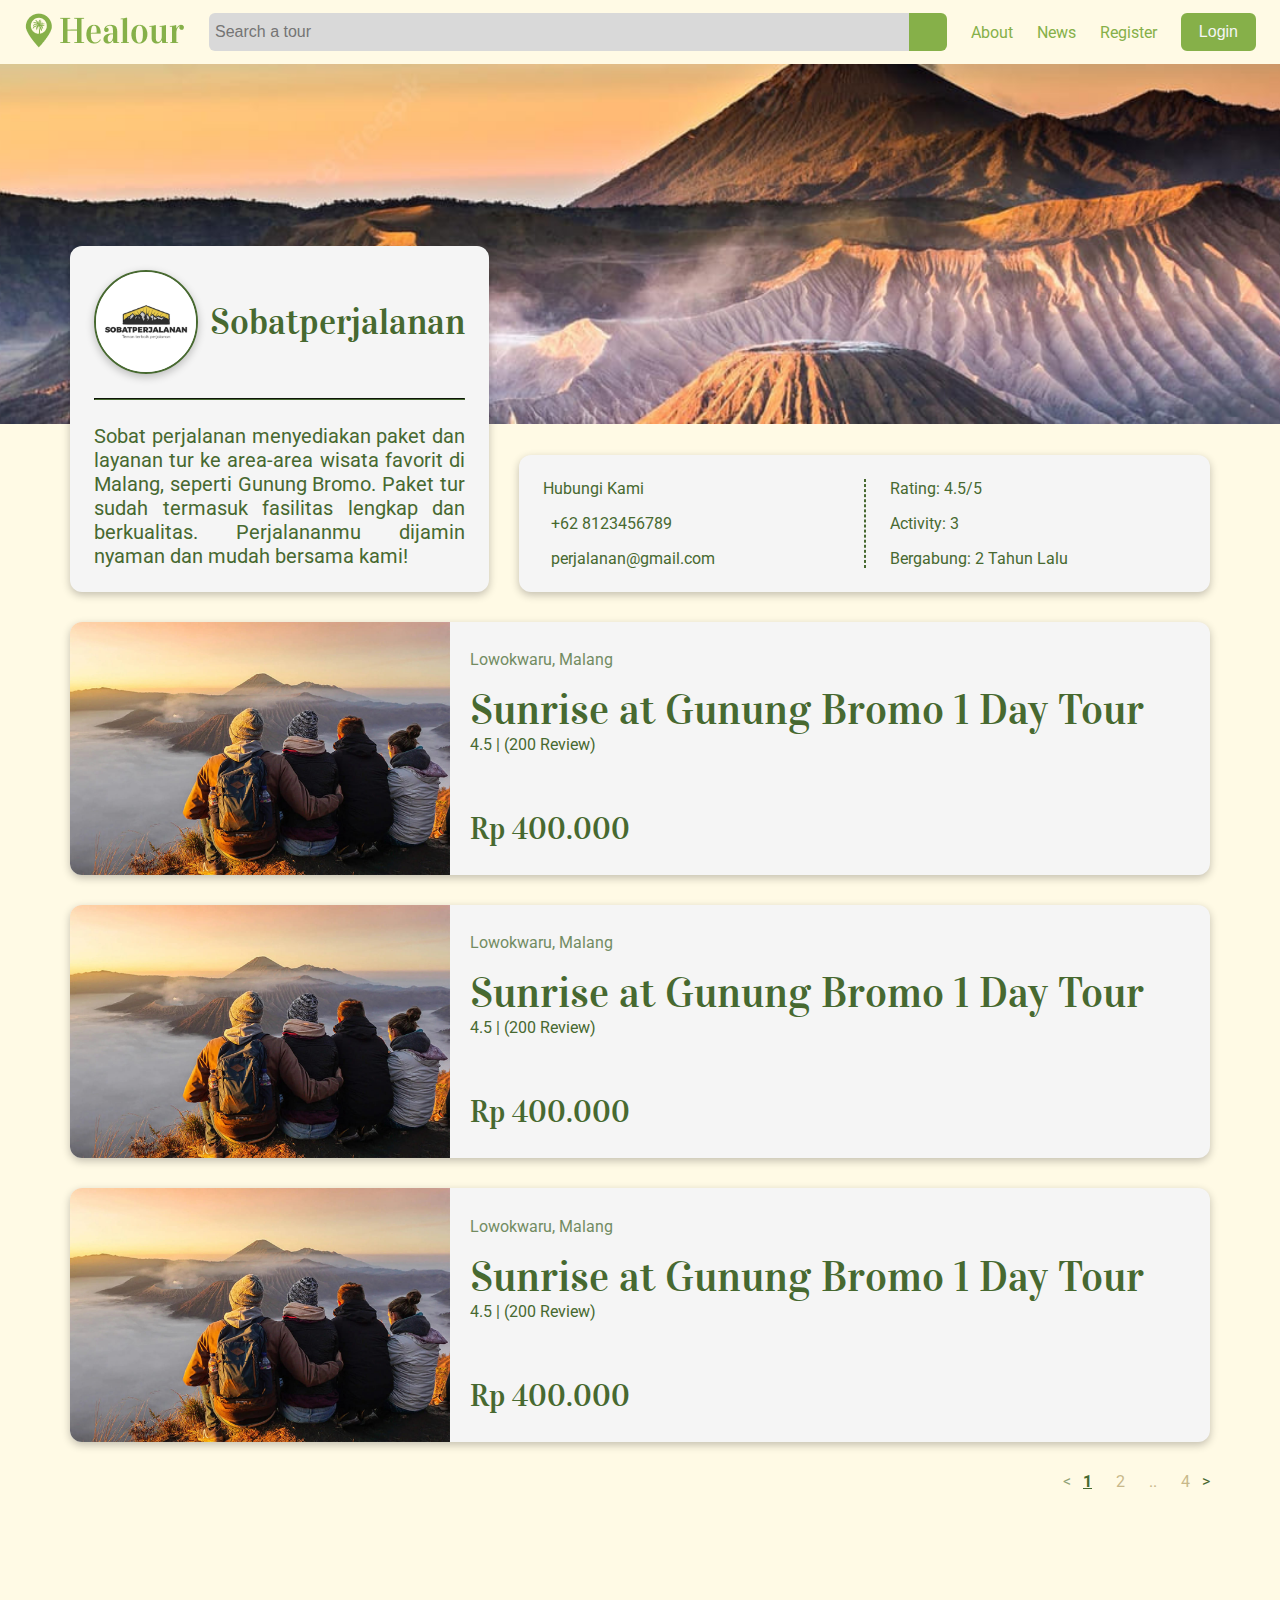
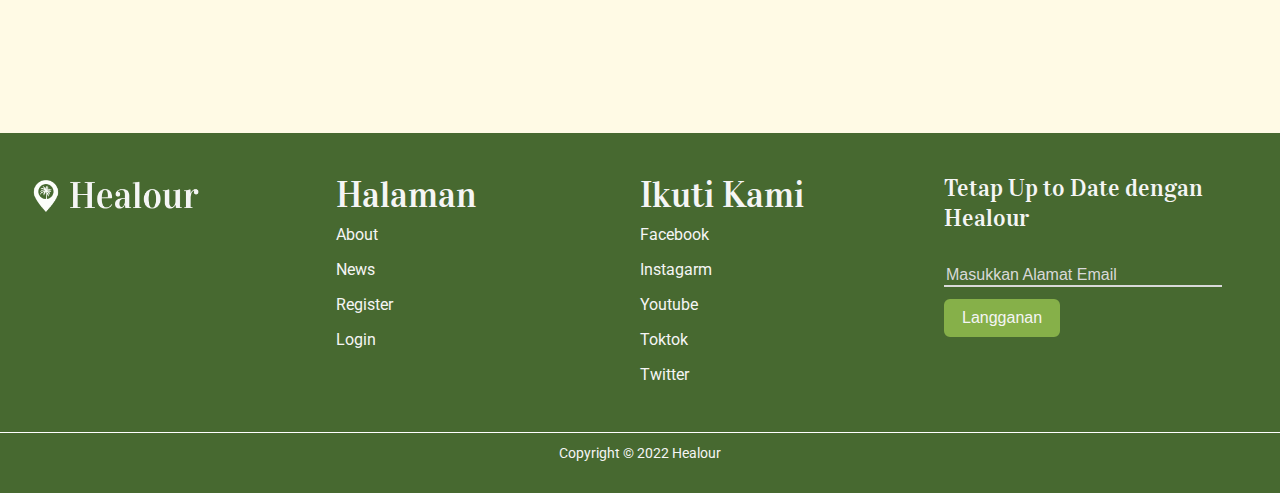
<file: home/tour/profile.html>
<!DOCTYPE html>
<html lang="en">
<head>
    <meta charset="UTF-8">
    <meta http-equiv="X-UA-Compatible" content="IE=edge">
    <meta name="viewport" content="width=device-width, initial-scale=1.0">
    <link rel="stylesheet" href="../../style/index.css">
    <link rel="stylesheet" href="../../style/utility.css">
    <link rel="stylesheet" href="../../style/styles.css">
    <link rel="stylesheet" href="./tour.css">
    <link rel="stylesheet" href="https://cdnjs.cloudflare.com/ajax/libs/font-awesome/6.2.1/css/all.min.css" integrity="sha512-MV7K8+y+gLIBoVD59lQIYicR65iaqukzvf/nwasF0nqhPay5w/9lJmVM2hMDcnK1OnMGCdVK+iQrJ7lzPJQd1w==" crossorigin="anonymous" referrerpolicy="no-referrer" />
    <title>Healour</title>
</head>
<body>
    <nav class="flex-row justify-between align-center">
        <a href="../../index.html">
            <img src="../../assets/logo.png" alt="logo">
        </a>
        <section class="flex-row">
            <input type="text" placeholder="Search a tour">
            <div class="search-icon">
                <a href="../tour/index.html">
                    <i class="fa-solid fa-magnifying-glass"></i>
                </a>
            </div>
        </section>
        <ul class="flex-row">
            <li><a href="../../index.html#about">About</a></li>
            <li><a href="../../home/news/index.html">News</a></li>
            <li><a href="../register.html">Register</a></li>
        </ul>
        <a href="../login.html">
            <button class="btn-primary">Login</button>
        </a>
    </nav>
    <div id="profile-banner">

    </div>
    <!-- Main Begin-->
    <main class="container travel-profile">
        <section class="flex-row align-end" style="margin-bottom: 30px;">
            <div class="col-4 travel-description flex-column card-primary">
                <section class="travel-title flex-row align-center justify-center">
                    <img src="../../assets/sobat-full.png" alt="">
                    <h3>Sobatperjalanan</h3>
                </section>
                <hr>
                <p>
                    Sobat perjalanan menyediakan paket dan layanan tur ke area-area wisata favorit di Malang, seperti Gunung Bromo. Paket tur sudah termasuk fasilitas lengkap dan berkualitas. Perjalananmu dijamin nyaman dan mudah bersama kami!
                </p>
            </div>
            <div class="col-8 card-primary flex-row travel-info">
                <section class="col-6">
                    <section>Hubungi Kami</section>
                    <section><i class="fa-solid fa-phone"></i> +62 8123456789</section>
                    <section><i class="fa-solid fa-envelope"></i> perjalanan@gmail.com</section>
                </section>
                <hr>
                <section class="col-6">
                    <section><i class="fa-solid fa-star"></i> Rating: 4.5/5</section>
                    <section><i class="fa-solid fa-chart-line"></i> Activity: 3</section>
                    <section><i class="fa-solid fa-user-check"></i> Bergabung: 2 Tahun Lalu</section>
                </section>
            </div>
        </section>
        <div class="card-list flex-row">
            <img src="../../assets/bromo 1.jpg" alt="bromo" class="col-4">
            <section class="col-8 flex-column justify-center">
                <section class="location">
                    <i class="fa-solid fa-location-dot"></i>
                    <span>Lowokwaru, Malang</span>
                </section>
                <h2>Sunrise at Gunung Bromo 1 Day Tour</h2>
                <section class="rating">
                    <i class="fa-solid fa-star"></i>
                    <span>4.5 | (200 Review)</span>
                </section>
                <h4 class="price" style="align-self:flex-start;">Rp 400.000</h4>
            </section>
        </div>
        <div class="card-list flex-row" onclick="move()">
            <img src="../../assets/bromo 1.jpg" alt="bromo" class="col-4">
            <section class="col-8 flex-column justify-center">
                <section class="location">
                    <i class="fa-solid fa-location-dot"></i>
                    <span>Lowokwaru, Malang</span>
                </section>
                <h2>Sunrise at Gunung Bromo 1 Day Tour</h2>
                <section class="rating">
                    <i class="fa-solid fa-star"></i>
                    <span>4.5 | (200 Review)</span>
                </section>
                <h4 class="price" style="align-self:flex-start;">Rp 400.000</h4>
            </section>
        </div>
        <div class="card-list flex-row">
            <img src="../../assets/bromo 1.jpg" alt="bromo" class="col-4">
            <section class="col-8 flex-column justify-center">
                <section class="location">
                    <i class="fa-solid fa-location-dot"></i>
                    <span>Lowokwaru, Malang</span>
                </section>
                <h2>Sunrise at Gunung Bromo 1 Day Tour</h2>
                <section class="rating">
                    <i class="fa-solid fa-star"></i>
                    <span>4.5 | (200 Review)</span>
                </section>
                <h4 class="price" style="align-self:flex-start;">Rp 400.000</h4>
            </section>
        </div>
        <ul class="paginate">
            <li class="arrow"> < </li>
            <li class="item active"> 1 </li>
            <li class="item"> 2 </li>
            <li class="item"> .. </li>
            <li class="item"> 4 </li>
            <li class="arrow active"> > </li>
        </ul>
    </main>
    <!-- Main End -->
    <footer>
        <div class="flex-row justify-center">
            <div class="col-3">
                <img src="../../assets/logow.png" alt="white logo" style="width: 55%;">
            </div>
            <div class="col-3">
                <h3>Halaman</h3>
                <ul>
                    <li>About</li>
                    <li>News</li>
                    <li>Register</li>
                    <li>Login</li>
                </ul>
            </div>
            <div class="col-3">
                <h3>Ikuti Kami</h3>
                <ul>
                    <li>Facebook</li>
                    <li>Instagarm</li>
                    <li>Youtube</li>
                    <li>Toktok</li>
                    <li>Twitter</li>
                </ul>
            </div>
            <div class="col-3">
                <h5>Tetap Up to Date dengan Healour</h5>
                <input type="text" name="email" placeholder="Masukkan Alamat Email">
                <button class="btn-primary">
                    Langganan
                </button>
            </div>
        </div>
        
        <section id="trademark">Copyright © 2022 Healour</section>
    </footer>
    <script>
        let card = document.getElementsByClassName("card-list");
        console.log(card);

        const move = () => {
            window.location = "./detail.html";
        };

        for (let i = 0; i < card.length; i++) {
            card[i].addEventListener("click",move);
        }

    </script>
</body>
</html>
</file>
<file: style/index.css>
@import url('https://fonts.googleapis.com/css2?family=Roboto&display=swap');
@import url('https://fonts.googleapis.com/css2?family=Vidaloka&display=swap');

*{
    margin: 0px;
    font-size: 16px;
    --color-bg :#FFFAE5 ;
    --color-white : #f5f5f5;
    --color-1:#86B049;
    --color-hover:#9EC06D;
    --color-2:#476930;
    transition-duration: 300ms;
    scroll-behavior: smooth;
}

body{
    background-color: var(--color-bg);
    font-family: 'Roboto', sans-serif;
}

/* Navigation */

nav{
    height: 64px;
    background-color: var(--color-bg);
    padding: 12px 24px;
    box-sizing: border-box;
    position: sticky;
    top: 0;
    z-index: 1;
}

nav.scroll > section{
    width: 0%;
    position: absolute;
    left: 14%;
    height: 38px;
    opacity: 0;
}

nav section{
    width: 100%;
    height: 38px;
    margin: 0px 24px;
    transition-property: width opacity;
    transition-duration: 300ms;
    opacity: 1;
}

nav section input{
    height: 100%;
    padding: 0px;
    border: 0px;
    border-radius: 6px 0px 0px 6px;
    width: 100%;
    background-color: #d9d9d9;
    box-sizing: border-box;
    padding: 6px;
    color: var(--color-2);
}

nav section input:focus{
    outline: none;
    border: 1px solid var(--color-1);
}

nav section div{
    background-color: var(--color-1);
    height: 100%;
    aspect-ratio: 1/1;
    border-radius: 0px 6px 6px 0px;
    cursor: pointer;
}

nav section div:hover{
    background-color: var(--color-hover);
}

nav section div:active{
    background-color: var(--color-2);
}

nav ul{
    list-style: none;
    padding: 0px;
}

nav ul li{
    margin-right: 24px;
}

nav ul li a{    
    color: var(--color-1);
    text-decoration: none;
}

nav .search-icon > a{
    color: var(--color-white);
    text-decoration: none;
    width: 100%;
    display: flex;
    justify-content: center;
    align-items: center;
    height: 100%;
}

nav .login{
    display: none;

}

nav .login img{
    height: 36px;
    border-radius: 50%;
    cursor: pointer;
}

nav .login > input{
    display: none;
}

nav .login > input:checked ~ ul{
    display: block;
}

nav .login ul{
    background-color: var(--color-bg);
    padding: 12px 8px;
    position: absolute;
    right: 12px;
    text-align: center;
    display: none;
}

nav .login li{
    padding: 8px 16px;
    text-align: center;
    margin: 0px;
}

nav .logout{
    display: block;
}

/* Footer */

footer > div{
    background-color: var(--color-2);
    padding: 40px 32px;
    color: var(--color-white);
}

footer h5{
    color: var(--color-white) !important;
}

footer ul{
    list-style: none;
    padding: 0px;
    display: flex;
    flex-direction: column;
}

footer ul li{
    font-family: 'Roboto', sans-serif; 
    margin: 8px 0px;
    cursor: pointer;
    display: inline;
    align-self: flex-start;
}

footer input{
    display: block;
    margin-top: 32px;
    margin-bottom: 12px;
    background-color: transparent;
    border: 0px;
    border-bottom: solid #d9d9d9 2px;
    width: 90%;
    color: var(--color-white);
}

footer input::placeholder{
    color: #d9d9d9;
}

footer input:focus{
    outline: none;
    border-bottom: solid var(--color-white) 3px;
}

footer #trademark{
    border-top: solid white 1px;
    width: 100%;
    padding-top: 12px;
    padding-bottom: 32px;
    text-align: center;
    background-color: var(--color-2);
    color: var(--color-white);
    font-size: 14px;
}
</file>
<file: style/utility.css>
.flex-row{
    display: flex;
    flex-direction: row;
}

.flex-column{
    display: flex;
    flex-direction: column;
}

.justify-center{ justify-content: center; }
.justify-end{ justify-content: flex-end; }
.justify-between{ justify-content: space-between; }

.align-center{ align-items: center;}
.align-end{align-items: flex-end;}
.align-start{align-items: flex-start;}

.container{
    margin: auto;
    width: 100%;
}

@media (min-width: 992px){
    .container{
        width: 960px;
    }
}

@media (min-width: 1200px){
    .container{
        width: 1140px;
    }
}

@media (min-width: 1400px){
    .container{
        width: 1320px;
    }
}

/* Column System */

.col-1{ width: calc(1/12 * 100%); }
.col-2{ width: calc(1/6 * 100%); }
.col-3{ width: calc(1/4 * 100%);}
.col-4{ width: calc(1/3 * 100%); }
.col-5{ width: calc(5/12 * 100%); }
.col-6{ width: calc(1/2 * 100%); }
.col-7{ width: calc(7/12 * 100%); }
.col-8{ width: calc(2/3 * 100%); }
.col-9{ width: calc(3/4 * 100%); }
.col-10{ width: calc(5/6 * 100%); }
.col-11{ width: calc(11/12 * 100%); }
.col-12{ width: calc(1 * 100%); }

/* Heading */

h1{
    font-size: 48px;
    font-family: 'Vidaloka', sans-serif !important;
    font-weight: normal;
}

h2{
    font-size: 42px;
    font-family: 'Vidaloka', sans-serif !important;
    font-weight: normal;
}

h3{
    font-size: 36px;
    font-family: 'Vidaloka', sans-serif !important;
    font-weight: normal;
}

h4{
    font-size: 30px;
    font-family: 'Vidaloka', sans-serif !important;
    font-weight: normal;
}

h5{
    font-size: 24px;
    font-family: 'Vidaloka', sans-serif !important;
    font-weight: normal;
}

h6{
    font-size: 18px;
    font-family: 'Vidaloka', sans-serif !important;
    font-weight: normal;
}

.w-100{ width: 100%; }
.h-100{ height: 100%; }
</file>
<file: style/styles.css>
/* Primary Button */

.btn-primary{
    background-color: var(--color-1);
    border: solid var(--color-1) 2px;
    padding: 8px 16px;
    border-radius: 6px;
    color: var(--color-white);
    cursor: pointer;
    margin: 0px;
    text-decoration: none;
}

.btn-primary:hover{
    background-color: var(--color-hover);
    border-color: var(--color-hover);
}

.btn-primary:active{
    background-color: var(--color-2);
    border-color: var(--color-2);
}

/* Secondary Button */

.btn-secondary{
    box-sizing: border-box;
    background-color: none;
    border: solid var(--color-1) 2px;
    padding: 8px 16px;
    border-radius: 6px;
    color: var(--color-1);
    cursor: pointer;
    margin: 0px;
    text-decoration: none;
}

.btn-secondary:hover{
    background-color: var(--color-1);
    color: var(--color-white);
}

.btn-secondary:active{
    background-color: var(--color-2);
    border-color: var(--color-2);
}

/* Secondary Card */

.card-secondary{
    box-sizing: border-box;
    background-color: var(--color-2);
    padding: 24px;
    border-radius: 12px;
}

/* Primary Card */

.card-primary{
    box-shadow: rgba(0, 0, 0, 0.24) 0px 3px 8px;
    background-color: var(--color-white);
    padding: 24px;
    border-radius: 12px;
}

/* Tertiary Card */

.card-tertiary{
    background-color: var(--color-bg);
    padding: 16px;
    border-radius: 6px;
    border: solid var(--color-2) 1px;
    border-style: dashed;
}

/* Paginate */

.paginate{
    list-style: none;
    padding: 0px;
    display: flex;
    flex-direction: row;
    justify-content: flex-end;
    font-size: 32px;
}

.paginate .item{
    margin: 0px 12px;
    color: #C8B88A;
    cursor: pointer;
}

.paginate .item.active{
    color: var(--color-2);
    text-decoration: underline;
    font-weight: bolder;
    cursor: default;
}

.paginate .arrow{
    color: var(--color-2);
    opacity: 60%;
    cursor: default;
}

.paginate .arrow.active{
    color: var(--color-2);
    opacity: 100%;
    cursor: pointer;
}

/* Breadcrumb */

.breadcrumb{
    color: var(--color-2);
}

.breadcrumb a{
    color: var(--color-1);
}

/* Travel Name */

.travel-name{
    display: flex;
    align-items: center;
    text-decoration: none;
}

.travel-name span{
    font-size: 18px;
    font-weight: bold;
    margin-left: 8px;
    color: var(--color-1);
    text-decoration: none;
}

.travel-name img{
    height: 32px;
}

/* Card List */

.card-list{
    box-shadow: rgba(0, 0, 0, 0.24) 0px 3px 8px;
    background-color: var(--color-white);
    border-radius: 12px;
    margin-bottom: 30px;
    cursor: pointer;
}

.card-list:hover{
    transform: scale(1.02);
}

.card-list img{
    border-radius: 12px 0px 0px 12px;
    object-fit: cover;
}

.card-list > section{
    padding: 20px;
    color: var(--color-2);
}

.card-list .location{
    color: var(--color-2);
    opacity: 0.75;
    margin-bottom: 16px;
}

.card-list a{
    margin: 16px 0px;
    text-decoration: none;
    color: var(--color-2);
    font-weight: bold;
    opacity: 0.75;
}

.card-list .rating i{
    color: #CDDD11;
}

.card-list .price{
    align-self: flex-end;
}

/* Card Tag */

.card-tag{
    box-shadow: rgba(0, 0, 0, 0.24) 0px 3px 8px;
    padding: 4px 8px;
    background-color: #fff;
    border-radius: 8px;
    border: solid var(--color-2) 1px;
}

.price-card .card-tertiary{
    box-sizing: border-box;
    width: 100%;
    margin: 20px 0px;
    padding: 16px;
    list-style: none;
    color: var(--color-2);
}

.price-card .card-tertiary li{
    display: flex;
    font-weight: 600;
}

.price-card .card-tertiary i{
    margin-right: 16px;
}

.price-card .card-tertiary li:nth-child(2){
    margin: 16px 0px;
}
</file>
<file: landing.css>
#landing-page{
    background-color: #f5f5f5 !important;
    overflow-x: hidden;
}

.bg-hero{
    position: absolute;
    z-index: -1;
    height: 70vh;
    width: 100%;
    box-shadow: 0px 10px 20px 4px rgba(0, 0, 0, 0.25);
}

.bg-hero > img{
    width: 100%;
    height: 100%;
    object-fit: cover;
    object-position: center;
}

.bg-hero > div{
    background-color:var(--color-2);
    position: absolute;
    filter: opacity(0.25);
    width: 100%;
    height: 100%;
}

/* Hero */

.hero{
    position: relative;
    top: 8vh;
    color: var(--color-bg);
    height: 80vh;
    margin-bottom: 108px;
}

.hero img{
    width: 50%;
    animation: FadeRight 500ms forwards;
}

.animate-left{
    animation: FadeLeft 500ms forwards;
}

.hero-info > p{
    opacity: 0;
}

.hero .col-6 > h3{
    opacity: 0;
}

.hero .col-6 > h1{
    font-size: 56px;
    font-weight: 500;
    opacity: 0;
}

.hero .col-6 > h1 span{
    font-size: 56px;
    color: var(--color-1);
}

.hero .col-6 > section{
    opacity: 0;
}

/* Search Section */

.search-section{
    background-color: var(--color-bg);
    color: var(--color-2);
    box-shadow: rgba(0, 0, 0, 0.24) 0px 3px 8px;
    border-radius: 12px;
}

.search-section label{
    margin-bottom: 12px;
}

.search-section > section{
    display: flex;
    flex-direction: column;
    padding: 12px;
}

.search-section > section   {
    border-right: solid rgba(71, 105, 48, 0.75) 1px;
}

.search-section > section:nth-child(1){
    border-radius: 12px 0px 0px 12px;
}

.search-section > section:nth-child(1) input{
    color: var(--color-2);
    border-radius: 4px;
    border: 0px;
    outline: none;
    padding: 8px 4px;
    box-shadow: rgba(0, 0, 0, 0.24) 0px 3px 8px;
}

.search-section .drop-down{
    position: relative;
    width: 100%;
}

.search-section .drop-down label{
    cursor: pointer;
}

.search-section .drop-down input{
    display: none;
}

.search-section .drop-down input:checked ~ ul{
    display: block;
}

.search-section .drop-down ul{
    padding: 0px;
    list-style: none;
    position: absolute;
    left: 0px;
    width: 100%;
    background-color: var(--color-bg);
    padding: 0px 8px;
    padding-bottom: 8px;
    border-radius: 0px 0px 12px 12px;
    display: none;
    box-sizing: border-box;
    border: solid rgba(71, 105, 48, 0.75) 1px;
    border-top: 0px ;
}

.search-section .drop-down ul li{
    margin-bottom: 6px;
    padding-bottom: 6px;
    border-bottom: solid rgba(71, 105, 48, 0.75) 1px;
    width: 100%;
    cursor: pointer;
}

.search-section .drop-down ul li:hover{
    opacity: 0.8;
}


.search-section > a{
    background-color: var(--color-1);
    cursor: pointer;
    border-radius: 0px 12px 12px 0px;
    color: var(--color-white);
    font-weight: bold;
    font-size: 18px;
    padding: 0px 12px;
    text-decoration: none;
    text-align: center;
}

.search-section > a:hover{
    background-color: var(--color-2);
}

/* Card-popular & Popular */

.popular{
    margin-bottom: 32px;
}

.popular h1{
    color: var(--color-2);
    margin-bottom: 12px;
}

.card-popular{
    background-color: var(--color-bg);
    box-shadow: rgba(0, 0, 0, 0.24) 0px 3px 8px;
    border-radius: 12px;
    overflow: hidden;
    border: solid var(--color-2) 2px;
    color: var(--color-2);
    opacity: 0;
}

.card-popular.active{
    animation: FadeIn 500ms forwards; 
}  

.card-popular:nth-of-type(2){
    margin: 0px 64px;
}

.card-popular > section:first-child{
    width: 100%;
    aspect-ratio: 3/2;
    position: relative;
}

.card-popular > section:first-child .card-tag{
    position: absolute;
    top: 10px;
    right: 10px;
}

.card-popular > section:first-child .card-tag > i{
    color: #CDDD11;
}

.card-popular > section:first-child img{
    width: 100%;
    height: 100%;
    object-fit: cover;
}

.card-popular > section:nth-child(2){
    padding: 6px 24px 24px 24px;
}

.card-popular > section:nth-child(2) p{
    margin-top: 12px;
    margin-bottom: 24px;
}


/* About */

#about{
    background-image: url("./assets/whychooseus.jpg");
    width: 100%;
    position: relative;
    background-size: cover;
    color: var(--color-white);
}

#about .container img{
    object-position: center;
    object-fit: contain;
}

#about p{
    font-size: 20px;
    opacity: 1;
    margin: 18px 0px;
}

#about .shape{
    width: 100%;
}

.card-why{
    padding: 24px;
    border: solid var(--color-white) 2px;
    border-radius: 12px;
    margin: 18px;
    cursor: default;
}

.card-why:hover{
    background-color: rgba(255, 255, 255, 0.25);
}

.card-why i{
    font-size: 36px;
    margin-bottom: 48px;
}

.card-why > span:first-of-type{
    font-size: 42px;
}

.card-why hr{
    width: 50%;
    margin: 20px 0px;
    border: 0px;
    border-top: solid var(--color-white) 5px;
}

/* Rating */

.review{
    margin-top: 4px;
    color: var(--color-2);
    background-color: var(--color-bg);
    padding-bottom: 64px;
}

.card-review{
    margin: 0px 24px;
}

.card-review .profile{
    width: 75%;
    border-radius: 50%;
    margin-bottom: 12px;
}

.card-review .rating-star{
    margin: 12px 0px;
}

.card-review p{
    text-align: center  ;
    margin-bottom: 12px;
}

@keyframes FadeRight {
    0%{
        opacity: 0;
        transform: translateX(200px);
    }
    100%{
        opacity: 1;
        transform: translateX(0px);
    }
}

@keyframes FadeLeft {
    0%{
        opacity: 0;
        transform: translateX(-200px);
    }
    100%{
        opacity: 1;
        transform: translateX(0px);
    }
}


@keyframes FadeIn {
    0%{
        opacity: 0;
        transform: translateY(100px);
    }
    100%{
        opacity: 1;
        transform: translateY(0px);
    }
}
</file>
<file: home/news/news.css>
.news-title hr{
    margin: 48px 0px;
    border-top: solid rgba(71, 105, 48, 0.75) 1px;
}

.news-line{
    width: 100%;
    border-top: solid rgba(71, 105, 48, 0.75) 1px;
    margin: 12px 0px;
}

.news-title{
    color: var(--color-2);
}

.news-title h1{
    position: absolute;
    background-color: var(--color-bg);
    padding: 0px 32px;
}

/* News Popular */

.news-popular{
    width: 100%;
    aspect-ratio: 21/9;
    position: relative;
    margin-bottom: 182px;
    color: var(--color-2);
}

.news-popular > img{
    width: 100%;
    height: 100%;
    aspect-ratio: 18/9;
    object-fit: cover;
    position: absolute;
    z-index: -1;
    top: 0;
    opacity: 0;
}

.news-popular > img.animate{
    animation: FadeIn 500ms forwards;
}

@keyframes FadeIn {
    0%{
        opacity: 0;
        transform: translatey(100px);
    }
    100%{
        opacity: 1;
        transform: translatey(0px);
    }
}

.news-popular > div{
    background-color: var(--color-bg);
    width: 60%;
    padding: 36px;
    position: relative;
    top: 196px;
}

.news-popular h2{
    text-align: center;
    margin: 20px 0px;
}

.news-popular > div p{
    font-size: 18px;
    text-align: justify;
    margin-bottom: 24px;
}

.news-popular > div p a{
    color: var(--color-2);
    text-decoration: underline;
}

.news-popular .arrows{
    display: flex;
}

.news-popular .arrows > img{
    cursor: pointer;
    height: 24px;
    margin: 0px 12px;
}

.news-popular > div ul{
    padding: 0px;
    list-style: none;
}

.news-popular > div .bullet{
    background-color: var(--color-bg);
    border: solid var(--color-2) 2px;
    height: 8px;
    border-radius: 50%;
    aspect-ratio: 1/1;
    margin-right: 12px;
    cursor: pointer;
}

.news-popular > div .bullet.active{
    background-color: var(--color-2);
}

/* News Detail */

.news-detail{
    color: var(--color-2);
    margin-bottom: 64px;
    border-right: solid rgba(71, 105, 48, 0.75) 1px;
    padding-right: 32px;
    margin-right: 18px;
}

.news-detail h4,h5{
    margin-top: 12px;
    margin-bottom: 20px;
}

.news-detail p{
    text-align: justify;
}

.news-detail > .news-title h2{
    position: absolute;
    background-color: var(--color-bg);
    padding: 0px 32px;
}

/* News Author */

.news-author{
    color: var(--color-2);
    margin: 24px 0px;
}

/* News Image */

.news-image{
    border: solid rgba(71, 105, 48, 0.75) 1px;
    margin-bottom: 32px;
    width: 100%;
    aspect-ratio: 18/9;
}

.news-image img{
    width: 100%;
    object-fit: cover;
    height: 100%;
    position: relative;
    bottom: 12px;
    right: 12px;
}

/* Card News */

.card-news{
    cursor: pointer;
    padding: 14px 0px;
    background-color: var(--color-bg);
    text-decoration: none;
}

.card-news:hover{
    filter: brightness(0.9);
}

.card-news:hover > div img{
    bottom: 0px;
    right: 0px;
}

.card-news > div{
    border: solid rgba(71, 105, 48, 0.75) 1px;
    margin: 0px 32px;
}

.card-news > div img{
    height: 100%;
    object-fit: cover;
    width: 100%;
    position: relative;
    bottom: 8px;
    right: 8px;
}

.card-news > section{
    color: var(--color-2);
}

.card-news > section h4{
    margin: 18px 0px;
}

.card-news > section p{
    font-size: 20px;
}

.card-news > section span{
    font-size: 14px;
}
</file>
<file: home/tour/index.css>
.container{
    margin: 32px auto;
}

.container .col-3{
    display: flex;
    flex-direction: column;
    align-items: flex-start;
    margin-right: 30px;
    box-sizing: border-box;
}

.card-secondary{
    width: 100%;
}

.card-secondary span{
    color: var(--color-white);
    font-size: 20px;
    margin-bottom: 16px;
}

.card-secondary hr{
    margin: 12px 0px;
}

.card-secondary .text-field{
    margin-bottom: 12px;
    box-shadow: rgba(0, 0, 0, 0.24) 0px 3px 8px;
}

.card-secondary .text-field label{
    background-color:var(--color-1);
    color: var(--color-white);
    font-size: 16px;
    padding: 8px;
    border-radius: 6px 0px 0px 6px;
}

.card-secondary .text-field input{
    border-radius: 0px 6px 6px 0px;
    outline: none;
    font-size: 16px;
    width: 100%;
    box-sizing: border-box;
    border: 0px;
    padding: 8px;
    color: var(--color-2);
}

.card-secondary .option{
    display: flex;
    flex-direction: row-reverse;
    justify-content: flex-end;
    margin-bottom: 8px;
}

.card-secondary .option label{
    color: var(--color-white);
}

.card-secondary .option input{
    accent-color: var(--color-white);
    margin-right: 12px;
}

/* Tour Dropdown */

.dropdown-tour{
    margin-left: 12px;
    background-color: #628749;
    display: flex;
    flex-direction: column;
    width: 196px ;
    border-radius: 6px;
    margin-bottom: 12px;
    position: absolute;
    left: 90px;
}

.dropdown-tour input{
    display: none;
}

.dropdown-tour input:checked ~ ul {
    display: block;
}

.dropdown-tour label{
    box-sizing: border-box;
    background-color:var(--color-2);
    padding: 8px 12px;
    width: 100%;
    border-radius: 6px;
    color: var(--color-white);
    cursor: pointer;
}

.dropdown-tour ul {
    padding: 0px;
    list-style: none;
    display: flex;
    flex-direction: column;
    transition-duration: 300ms;
    display: none;
}

.dropdown-tour ul li{
    margin: 12px;
    cursor: pointer;
    color: var(--color-white);
    transition-duration: 300ms;
    font-weight: normal;
}

.dropdown-tour ul li:hover{
    font-weight: bold;
}
</file>
<file: home/login.css>
#login{
    position: relative;
}

#login > div{
    background: url("../assets/login-bg.jpg");
    filter: brightness(0.7) contrast(0.8);
    background-size: cover;
    height: 100%;
    width: 100%;
    position: absolute;
    top: 0;
    z-index: -1;
}

#login .container{
    min-height: calc(100vh - 64px);   
    padding: 32px 0px;
}

.card-primary{
    padding: 42px;
    display: flex;
    flex-direction: column;
}

.card-primary h3{
    text-align: center;
    color: var(--color-2);
    margin-bottom: 42px;
}

.card-primary > button{
    text-align: center;
    margin-top: 48px;
}

.text-field{
    position: relative;
    height: 24px;
    margin-bottom: 38px;
}

.text-field label{
    padding: 8px;
    font-size: 15px;
    background-color: var(--color-2);
    color: var(--color-white);
    border-radius: 6px 0px 0px 6px;
    height: 100%;
    aspect-ratio: 1/1;
    display: flex;
    justify-content: center;
    align-items: center;
}

.text-field input{
    height: 100%;
    border-radius: 0px 6px 6px 0px;
    font-size: 16px;
    padding: 8px;
    outline: none;
    border: 0px;
    background-color: #d9d9d9;
    color: var(--color-2);
    width: 16vw;
}

/* Remember Me */

.remember-me{
    margin-top: -16px;
    display: flex;
    flex-direction: row-reverse;
    justify-content: flex-end;
}

.remember-me label{
    margin-left: 4px;
    font-size: 12px;
    color: #A59898;
}

.remember-me input{
    accent-color: var(--color-2);
}

.remember-me a{
    font-size: 12px;
    color: #A59898;
}

/* Footnote */

.footnote{
    font-size: 12px;
    color: #A59898;
    align-self: center;
    margin-top: 18px;
}

.footnote a{
    font-size: 12px;
    color: #A59898;
}

/* Password Hide */

#hide,#hide2{
    position: absolute;
    right: 0;
    margin-right: 10px;
    color: var(--color-2);
    cursor: pointer;
}
</file>
<file: home/payment.css>
#payment .flex-row{
    width: 100%;
}

#payment .flex-row .col-8{
    margin-right: 30px;
    box-sizing: border-box;
}

#payment .container{
    margin: 32px auto;
}

.card-primary{
    color: var(--color-2);
}

.card-primary hr{
    margin: 20px 0px;
}

.invoice-number{
    font-size: 20px;
    text-align: end;
}

.invoice-number span{
    font-size: 14px;
}

.invoice-address .col-6:nth-child(2){
    text-align: end;
}

.invoice-detail{
    margin-top: 20px;
    width: 100%;
}

.invoice-detail .col-9{
    text-align: start;
}

.invoice-detail .col-3, tr{
    text-align: end;
}

.invoice-detail td{
    padding: 18px 0px;
    border-bottom: solid rgba(71, 105, 48, 0.5) 2px;
}

.invoice-info .card-primary:nth-child(2){
    margin-top: 30px;
}

.invoice-info .card-primary:nth-child(2) h5{
    margin-bottom: 16px;
}

.breadcrumb{
    align-self: flex-start;
    margin-bottom: 12px;
}
</file>
<file: home/profile/profile.css>
#profile-banner{
    background-size: cover;
    height: calc(40vh);
    width: 100%;
    margin: 0px;
    background-image: url('../../assets/profile-banner.jpg');
}

/* User Profile */

#user-profile{
    position: relative;
    bottom: 150px;
}

#user-profile img{
    background-color: red;
    border-radius: 50%;
    border: solid var(--color-white) 4px;
}

#user-profile .align-end h3{
    color: var(--color-2);
    margin: 0 30px;
    margin-bottom: 5%;
}

#user-profile .card-primary{
    margin-left: 30px;
    margin-top: 16px;
    color: var(--color-2);
}

#user-profile .card-primary .paginate{
    align-self: flex-end;
    margin-top: 12px;
}

#user-profile .card-secondary{
    color: var(--color-white);
    margin-top: 16px;
}

#user-profile .card-secondary section{ 
    margin-bottom: 16px;
}

#user-profile .card-tertiary{
    margin: 12px 0px;
    padding: 8px 12px;
}

#user-profile .card-tertiary .lunas{
    padding: 8px 16px;
}


/* Profile Menu */

#profile-menu{
    margin-top: 12px;
    margin-bottom: 0px !important;
}

#profile-menu a{
    margin: 12px 0px;
    display: flex;
    align-items: center;
    color: var(--color-white);
    text-decoration: none;
}

#profile-menu > a i{
    font-size: 24px;
    margin-right: 6px;
}

/* Edit Input */

.edit-input{
    display: flex;
    flex-direction: column;
    margin-top: 24px;
}

.edit-input label{
    font-size: 24px;
    align-self: flex-start;
}

.edit-input input{
    margin-top: 12px;
    border: 0px;
    outline: none;
    font-size: 18px;
    padding: 8px;
    border-radius: 6px;
    color: var(--color-2);
    background-color: #d9d9d9;
    border: solid #d9d9d9 2px;
}

.edit-input input:focus{
    border: solid var(--color-2) 2px;
}

.edit-input ~ a{
    margin-top: 16px;
    align-self: flex-end;
}
</file>
<file: home/tour/tour.css>
#profile-banner{
    background-size: cover;
    height: calc(40vh);
    width: 100%;
    margin: 0px;
    background-position: center;
    background-image: url('../../assets/travel-banner.jpg');
}

.container{
    margin: 32px auto;
}

.container .breadcrumb{
    margin-bottom: 16px;
}

.travel-profile{
    position: relative;
    bottom: 210px;
}

.travel-title img{
    height: 100px;
    margin-right: 12px;
    border-radius: 50%;
    border: solid var(--color-2) 2px;
    box-shadow: rgba(0, 0, 0, 0.24) 0px 3px 8px;
}

/* Travel Description */

.travel-description{    
    padding: 24px;
    border-radius: 12px;
    margin-right: 30px;
    color: var(--color-2);
}

.travel-description hr{
    margin: 24px 0px;
    border-color: var(--color-2);
}

.travel-description p{
    font-size: 20px;
    text-align: justify;
}

/* Travel Info */

.travel-info{
    color: var(--color-2);
}

.travel-info .col-6 section:nth-child(2){
    margin: 16px 0px;
}

.travel-info i{
    margin-right: 8px;
}

.travel-info hr{
    margin: 0px 16px;
    border-color: var(--color-2);
    border-style: dashed;
    border-width: 1px;
}

.price{
    margin-top: 56px;
}

/* Tour Detail */

.tour-detail .col-8{
    margin-right: 30px;
}

/* Tour gallery */

.tour-gallery{
    height: 60vh;
}

.tour-gallery .col-6 img{
    object-fit: cover;
    background-color: rebeccapurple;
    height: 100%;
    border-radius: 6px;
}

.tour-gallery .col-3 img{
    height: 47%;
    object-fit: cover;
    border-radius: 6px;
}

.tour-gallery .col-3:first-child{
    background-color: red;
}

.tour-gallery .col-3:nth-child(2){
    margin: 0px 24px;
}

.tour-gallery .more-photos{
    background-image: url(../../assets/bromo\ 4.jpg);
    background-position: center;
    background-repeat: no-repeat;
    background-size: 110%;
    box-sizing: border-box;
    background-color: red;
    height: 47%;
    border-radius: 12px;
    display: flex;
    justify-content: end;
    align-items: flex-end;
    padding: 12px;
    transition-duration: 300ms;
    cursor: pointer;
}

.tour-gallery .more-photos > button{
    background-color: var(--color-bg);
    border: 0px;
    padding: 8px;
    color: var(--color-1);
    border-radius: 12px;
    cursor: pointer;
}

.tour-gallery .more-photos:hover{
    background-size: 140%;
    filter: brightness(0.8);
}

.tour-title{
    color: var(--color-2);
    margin-top: 12px;
}

.tour-title i{
    margin-right: 8px;
}

.tour-title .flex-row section:first-child{    
    opacity: 0.75;
}

/* Tour review */

.tour-review{
    color: var(--color-2);
    margin-bottom: 30px;
}

.tour-review .col-8 > span:last-child{
    color: var(--color-1);
    margin-top: 12px;
    cursor: pointer;
    align-self: flex-start;
}

.tour-review .col-8 > span:last-child:hover i{
    margin-left: 8px;
}

.tour-review .rating {
    margin: 16px 0px;
    display: flex;
    align-items: center;
}

.tour-review .rating i{
    font-size: 24px;
    color: #CDDD11;
}

.tour-review .rating .card-tag{
    margin: 0px 12px;
}

.tour-review .rating span:nth-child(3){
    opacity: 0.75;
}

.tour-review .review-card{
    box-sizing: border-box;
    height: 100%;
}

.tour-review .review-card > span:nth-child(2){
    margin-top: 6px;
    opacity: 0.75;
}

.tour-review .review-card hr{
    margin: 12px 0px;
    border-color: var(--color-2);
    opacity: 0.5;
}

.tour-review .col-4 span{
    font-size: 36px;
    opacity: 0.75;
}

.tour-review .col-4 h2{
    margin-top: 12px;
    margin-bottom: 48px;
}

.tour-review .col-4 a{
    width: 75%;
    text-align: center;
}
</file>
<file: home/tour/tour-desc.css>
.tour-desc h3,h5{
    color: var(--color-2);
    margin-bottom: 12px;
}
/* Product Detail */

.product-detail{
    margin-bottom: 24px;
}

.product-detail hr{
    margin: 20px 0px;
    border-style: dashed;
    border-color: var(--color-2);
    border-width: 1px;
}

.product-detail ul,p{
    color: var(--color-1);
    text-align: justify;
}

.product-detail ul li{
    padding: 0.4em auto;
    margin-bottom: 12px;
}

.product-detail .tour-schedule{
    list-style: none;
    padding: 0px;
}

.product-detail .tour-schedule li{
    background-image: url("../../assets/logo-list.png");
    background-position: 0%;
    background-repeat: no-repeat;
    padding: 0.4em 0px;
    padding-left: 32px;
}

.product-detail .facility .card-tag{
    color: var(--color-2);
    margin-right: 12px;
}

/* Tour Location */

.tour-location{
    color: var(--color-2);
}

.tour-location i{
    margin-right: 8px;
}

.tour-location span, span i{
    font-size: 20px;
    opacity: 0.8;
    margin-bottom: 12px;
}

.tour-location img{
    margin: 12px 0px;
    border-radius: 12px;
    border: solid var(--color-2) 1px;
    background-color: red;
}

.tour-location a{
    align-self: flex-start;
    margin-bottom: 8px;
}

.tour-location > h5{
    margin: 16px 0px;
}

.tour-location ul{
    padding: 0px;
    list-style: none;
}

.tour-location ul li{
    margin-bottom: 12px;
}

.price-card > .card-primary{
    margin-bottom: 30px;
}
</file>
